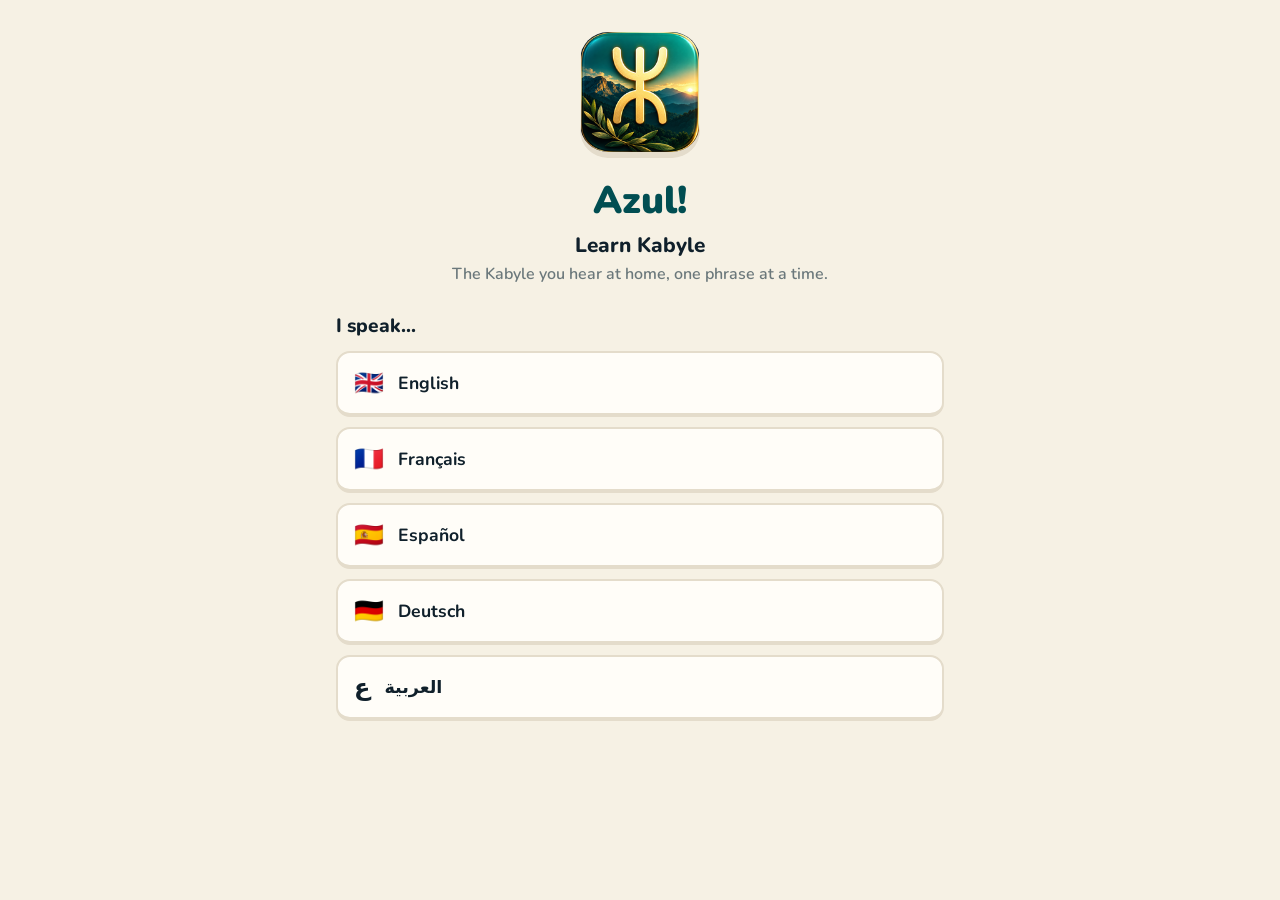
<file: index.html>
<!doctype html>
<html lang="en">
<head>
  <meta charset="utf-8">
  <meta name="viewport" content="width=device-width, initial-scale=1, viewport-fit=cover">
  <meta name="theme-color" content="#014e52">
  <meta name="description" content="Learn the everyday Kabyle spoken at home, one phrase at a time.">
  <title>Awal — Learn Kabyle</title>
  <link rel="manifest" href="manifest.webmanifest">
  <link rel="icon" href="icons/logo-32.png" type="image/png">
  <link rel="apple-touch-icon" href="icons/app-180.png">
  <link rel="preload" href="fonts/nunito-latin.woff2" as="font" type="font/woff2" crossorigin>
  <meta name="apple-mobile-web-app-capable" content="yes">
  <meta name="apple-mobile-web-app-title" content="Awal">
  <link rel="stylesheet" href="styles.css">
</head>
<body>
  <div id="app"></div>

  <script src="data/lessons.js"></script>
  <script src="i18n.js"></script>
  <script src="sound.js"></script>
  <script src="art.js"></script>
  <script src="pictures.js"></script>
  <script src="app.js"></script>
</body>
</html>
</file>
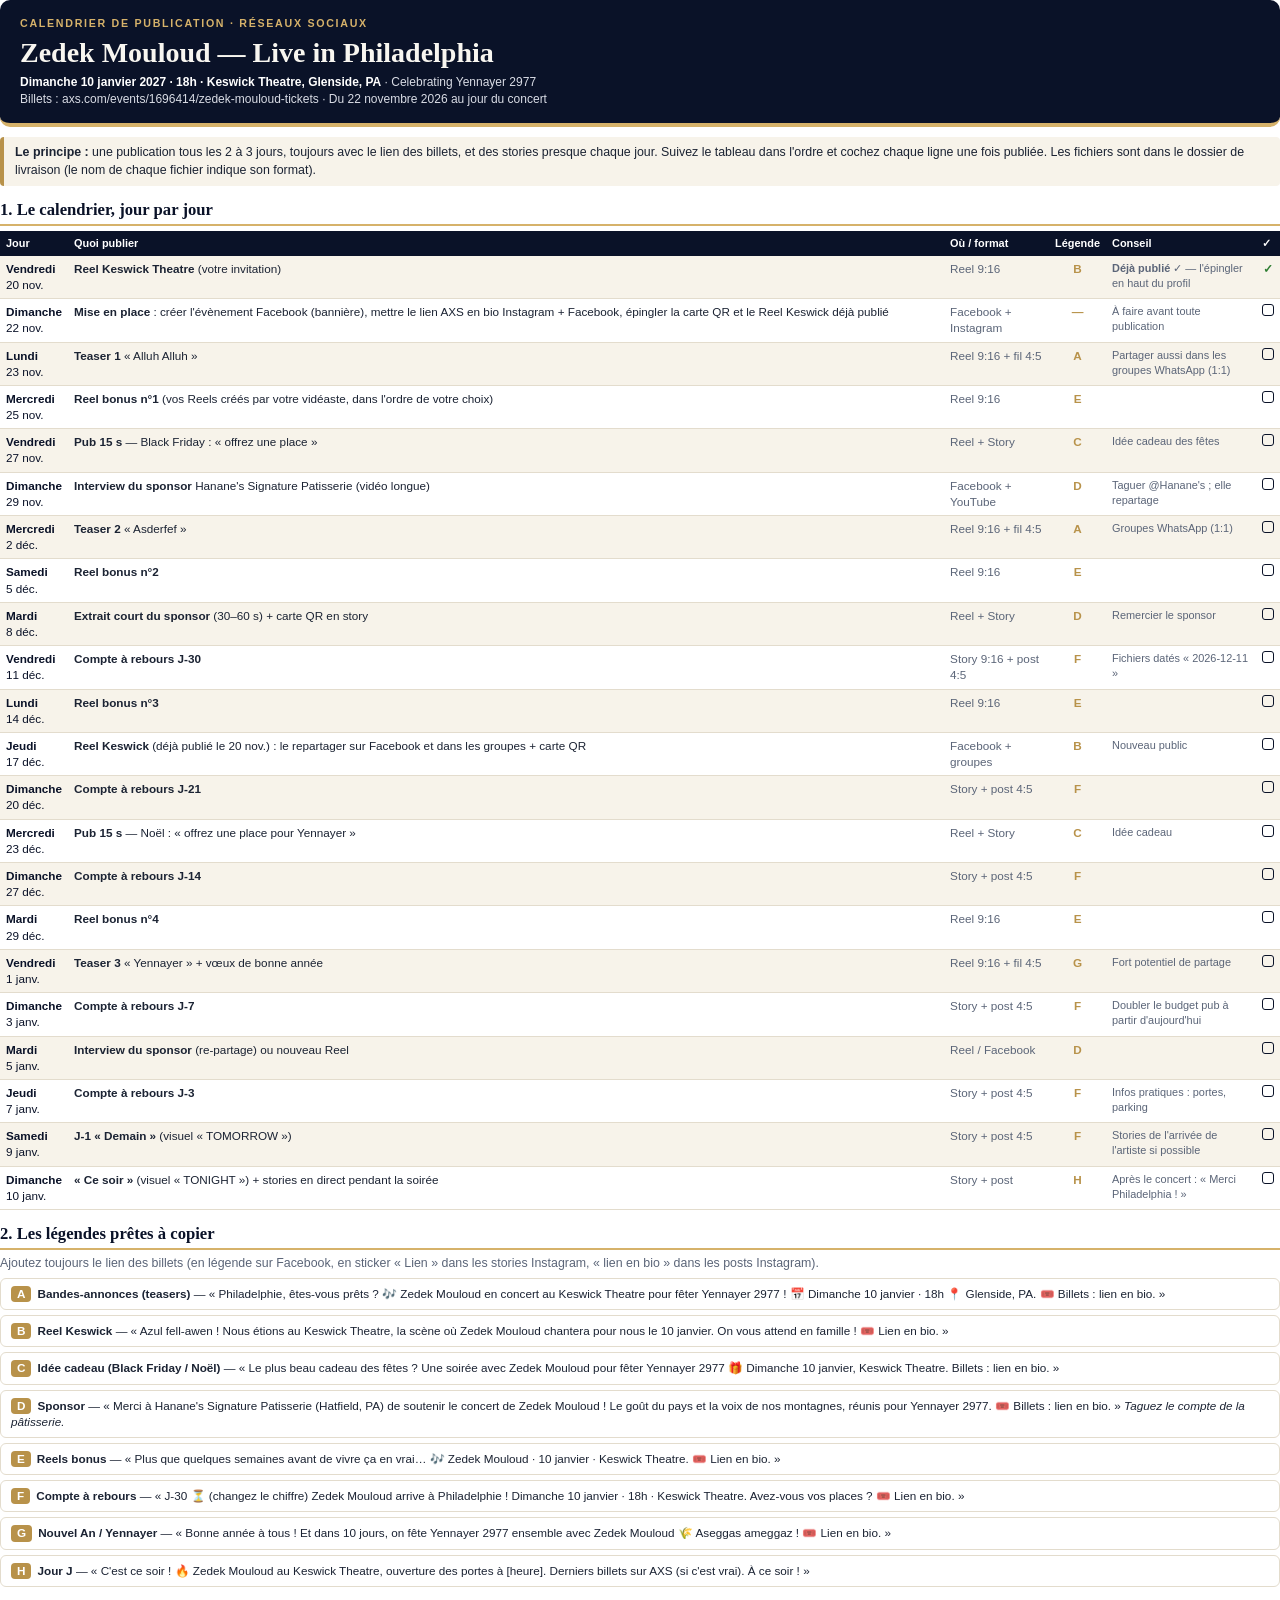
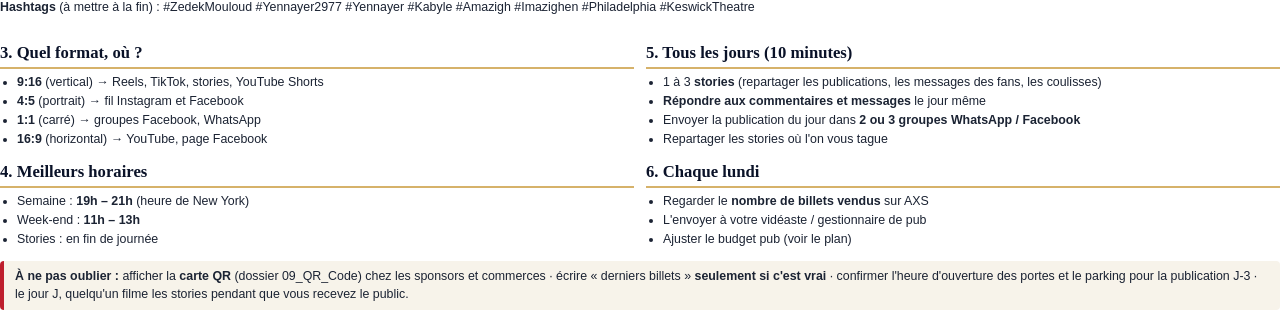
<file: promo/zedek-mouloud-philly-2027/docs/calendrier_publication.html>
<!doctype html><html lang="fr"><head><meta charset="utf-8"><title>Calendrier de publication — Zedek Mouloud Philadelphia 2027</title>
<style>
@page{size:Letter;margin:12mm}
:root{--navy:#0a1228;--gold:#b8924a;--goldl:#d6b26a;--ink:#1b2333;--muted:#5b6578;--line:#e3dccd;--soft:#f7f3ea;--red:#be1e2d}
*{box-sizing:border-box}body{font-family:"Inter",sans-serif;color:var(--ink);font-size:9.3pt;line-height:1.38;margin:0}
.head{background:var(--navy);color:#f8f6f0;padding:16px 20px;border-radius:10px;border-bottom:4px solid var(--goldl);margin-bottom:10px}
.head .k{color:var(--goldl);letter-spacing:.16em;font-size:8pt;font-weight:600}
.head h1{font-family:"Inter Display","Inter";font-weight:900;font-size:21pt;margin:3px 0 2px}
.head .m{font-size:9pt;color:#d9dce5}.head .m b{color:#fff}
h2{font-family:"Inter Display","Inter";font-size:12.5pt;color:var(--navy);margin:12px 0 5px;padding-bottom:3px;border-bottom:2px solid var(--goldl);break-after:avoid}
table{width:100%;border-collapse:collapse;font-size:8.8pt}
th{background:var(--navy);color:#fff;text-align:left;padding:5px 6px;font-size:8.2pt;font-weight:600}
td{padding:5px 6px;border-bottom:1px solid var(--line);vertical-align:top}
tr{break-inside:avoid}tr:nth-child(even) td{background:var(--soft)}
td.d{width:62px;color:var(--navy)}td.f{width:105px;color:var(--muted)}td.c{width:34px;text-align:center;font-weight:800;color:var(--gold)}
td.n{width:150px;color:var(--muted);font-size:8.2pt}td.x{width:22px;text-align:center}
.cb{display:inline-block;width:12px;height:12px;border:1.6px solid var(--navy);border-radius:3px}
.box{background:var(--soft);border-left:4px solid var(--gold);padding:7px 11px;border-radius:4px;margin:7px 0;break-inside:avoid}
.box.red{border-left-color:var(--red)}
.cols{display:flex;gap:12px;break-inside:avoid}.cols>div{flex:1}
.cap{background:#fff;border:1px solid var(--line);border-radius:6px;padding:7px 10px;margin:5px 0;break-inside:avoid;font-size:8.8pt}
.cap b.t{display:inline-block;background:var(--gold);color:#fff;border-radius:4px;padding:0 6px;margin-right:6px}
ul{margin:3px 0 6px;padding-left:17px}li{margin:2px 0}
.pb{break-before:page}
</style></head><body>
<div class="head"><div class="k">CALENDRIER DE PUBLICATION · RÉSEAUX SOCIAUX</div>
<h1>Zedek Mouloud — Live in Philadelphia</h1>
<div class="m"><b>Dimanche 10 janvier 2027 · 18h · Keswick Theatre, Glenside, PA</b> · Celebrating Yennayer 2977<br>
Billets : axs.com/events/1696414/zedek-mouloud-tickets · Du 22 novembre 2026 au jour du concert</div></div>

<div class="box"><b>Le principe :</b> une publication tous les 2 à 3 jours, toujours avec le lien des billets, et des stories presque chaque jour. Suivez le tableau dans l'ordre et cochez chaque ligne une fois publiée. Les fichiers sont dans le dossier de livraison (le nom de chaque fichier indique son format).</div>

<h2>1. Le calendrier, jour par jour</h2>
<table><tr><th>Jour</th><th>Quoi publier</th><th>Où / format</th><th>Légende</th><th>Conseil</th><th>✓</th></tr>
<tr><td class='d'><b>Vendredi</b><br>20 nov.</td><td><b>Reel Keswick Theatre</b> (votre invitation)</td><td class='f'>Reel 9:16</td><td class='c'>B</td><td class='n'><b>Déjà publié</b> ✓ — l'épingler en haut du profil</td><td class='x'><span style='color:#2e7d32;font-weight:800'>✓</span></td></tr>
<tr><td class='d'><b>Dimanche</b><br>22 nov.</td><td><b>Mise en place</b> : créer l'évènement Facebook (bannière), mettre le lien AXS en bio Instagram + Facebook, épingler la carte QR et le Reel Keswick déjà publié</td><td class='f'>Facebook + Instagram</td><td class='c'>—</td><td class='n'>À faire avant toute publication</td><td class='x'><span class='cb'></span></td></tr>
<tr><td class='d'><b>Lundi</b><br>23 nov.</td><td><b>Teaser 1</b> « Alluh Alluh »</td><td class='f'>Reel 9:16 + fil 4:5</td><td class='c'>A</td><td class='n'>Partager aussi dans les groupes WhatsApp (1:1)</td><td class='x'><span class='cb'></span></td></tr>
<tr><td class='d'><b>Mercredi</b><br>25 nov.</td><td><b>Reel bonus n°1</b> (vos Reels créés par votre vidéaste, dans l'ordre de votre choix) </td><td class='f'>Reel 9:16</td><td class='c'>E</td><td class='n'></td><td class='x'><span class='cb'></span></td></tr>
<tr><td class='d'><b>Vendredi</b><br>27 nov.</td><td><b>Pub 15 s</b> — Black Friday : « offrez une place »</td><td class='f'>Reel + Story</td><td class='c'>C</td><td class='n'>Idée cadeau des fêtes</td><td class='x'><span class='cb'></span></td></tr>
<tr><td class='d'><b>Dimanche</b><br>29 nov.</td><td><b>Interview du sponsor</b> Hanane's Signature Patisserie (vidéo longue)</td><td class='f'>Facebook + YouTube</td><td class='c'>D</td><td class='n'>Taguer @Hanane's ; elle repartage</td><td class='x'><span class='cb'></span></td></tr>
<tr><td class='d'><b>Mercredi</b><br>2 déc.</td><td><b>Teaser 2</b> « Asderfef »</td><td class='f'>Reel 9:16 + fil 4:5</td><td class='c'>A</td><td class='n'>Groupes WhatsApp (1:1)</td><td class='x'><span class='cb'></span></td></tr>
<tr><td class='d'><b>Samedi</b><br>5 déc.</td><td><b>Reel bonus n°2</b> </td><td class='f'>Reel 9:16</td><td class='c'>E</td><td class='n'></td><td class='x'><span class='cb'></span></td></tr>
<tr><td class='d'><b>Mardi</b><br>8 déc.</td><td><b>Extrait court du sponsor</b> (30–60 s) + carte QR en story</td><td class='f'>Reel + Story</td><td class='c'>D</td><td class='n'>Remercier le sponsor</td><td class='x'><span class='cb'></span></td></tr>
<tr><td class='d'><b>Vendredi</b><br>11 déc.</td><td><b>Compte à rebours J-30</b></td><td class='f'>Story 9:16 + post 4:5</td><td class='c'>F</td><td class='n'>Fichiers datés « 2026-12-11 »</td><td class='x'><span class='cb'></span></td></tr>
<tr><td class='d'><b>Lundi</b><br>14 déc.</td><td><b>Reel bonus n°3</b></td><td class='f'>Reel 9:16</td><td class='c'>E</td><td class='n'></td><td class='x'><span class='cb'></span></td></tr>
<tr><td class='d'><b>Jeudi</b><br>17 déc.</td><td><b>Reel Keswick</b> (déjà publié le 20 nov.) : le repartager sur Facebook et dans les groupes + carte QR</td><td class='f'>Facebook + groupes</td><td class='c'>B</td><td class='n'>Nouveau public</td><td class='x'><span class='cb'></span></td></tr>
<tr><td class='d'><b>Dimanche</b><br>20 déc.</td><td><b>Compte à rebours J-21</b></td><td class='f'>Story + post 4:5</td><td class='c'>F</td><td class='n'></td><td class='x'><span class='cb'></span></td></tr>
<tr><td class='d'><b>Mercredi</b><br>23 déc.</td><td><b>Pub 15 s</b> — Noël : « offrez une place pour Yennayer »</td><td class='f'>Reel + Story</td><td class='c'>C</td><td class='n'>Idée cadeau</td><td class='x'><span class='cb'></span></td></tr>
<tr><td class='d'><b>Dimanche</b><br>27 déc.</td><td><b>Compte à rebours J-14</b></td><td class='f'>Story + post 4:5</td><td class='c'>F</td><td class='n'></td><td class='x'><span class='cb'></span></td></tr>
<tr><td class='d'><b>Mardi</b><br>29 déc.</td><td><b>Reel bonus n°4</b></td><td class='f'>Reel 9:16</td><td class='c'>E</td><td class='n'></td><td class='x'><span class='cb'></span></td></tr>
<tr><td class='d'><b>Vendredi</b><br>1 janv.</td><td><b>Teaser 3</b> « Yennayer » + vœux de bonne année</td><td class='f'>Reel 9:16 + fil 4:5</td><td class='c'>G</td><td class='n'>Fort potentiel de partage</td><td class='x'><span class='cb'></span></td></tr>
<tr><td class='d'><b>Dimanche</b><br>3 janv.</td><td><b>Compte à rebours J-7</b></td><td class='f'>Story + post 4:5</td><td class='c'>F</td><td class='n'>Doubler le budget pub à partir d'aujourd'hui</td><td class='x'><span class='cb'></span></td></tr>
<tr><td class='d'><b>Mardi</b><br>5 janv.</td><td><b>Interview du sponsor</b> (re-partage) ou nouveau Reel</td><td class='f'>Reel / Facebook</td><td class='c'>D</td><td class='n'></td><td class='x'><span class='cb'></span></td></tr>
<tr><td class='d'><b>Jeudi</b><br>7 janv.</td><td><b>Compte à rebours J-3</b></td><td class='f'>Story + post 4:5</td><td class='c'>F</td><td class='n'>Infos pratiques : portes, parking</td><td class='x'><span class='cb'></span></td></tr>
<tr><td class='d'><b>Samedi</b><br>9 janv.</td><td><b>J-1 « Demain »</b> (visuel « TOMORROW »)</td><td class='f'>Story + post 4:5</td><td class='c'>F</td><td class='n'>Stories de l'arrivée de l'artiste si possible</td><td class='x'><span class='cb'></span></td></tr>
<tr><td class='d'><b>Dimanche</b><br>10 janv.</td><td><b>« Ce soir »</b> (visuel « TONIGHT ») + stories en direct pendant la soirée</td><td class='f'>Story + post</td><td class='c'>H</td><td class='n'>Après le concert : « Merci Philadelphia ! »</td><td class='x'><span class='cb'></span></td></tr>
</table>

<h2>2. Les légendes prêtes à copier</h2>
<p style="margin:2px 0 6px;color:var(--muted)">Ajoutez toujours le lien des billets (en légende sur Facebook, en sticker « Lien » dans les stories Instagram, « lien en bio » dans les posts Instagram).</p>
<div class="cap"><b class="t">A</b><b>Bandes-annonces (teasers)</b> — « Philadelphie, êtes-vous prêts ? 🎶 Zedek Mouloud en concert au Keswick Theatre pour fêter Yennayer 2977 ! 📅 Dimanche 10 janvier · 18h 📍 Glenside, PA. 🎟️ Billets : lien en bio. »</div>
<div class="cap"><b class="t">B</b><b>Reel Keswick</b> — « Azul fell-awen ! Nous étions au Keswick Theatre, la scène où Zedek Mouloud chantera pour nous le 10 janvier. On vous attend en famille ! 🎟️ Lien en bio. »</div>
<div class="cap"><b class="t">C</b><b>Idée cadeau (Black Friday / Noël)</b> — « Le plus beau cadeau des fêtes ? Une soirée avec Zedek Mouloud pour fêter Yennayer 2977 🎁 Dimanche 10 janvier, Keswick Theatre. Billets : lien en bio. »</div>
<div class="cap"><b class="t">D</b><b>Sponsor</b> — « Merci à Hanane's Signature Patisserie (Hatfield, PA) de soutenir le concert de Zedek Mouloud ! Le goût du pays et la voix de nos montagnes, réunis pour Yennayer 2977. 🎟️ Billets : lien en bio. » <i>Taguez le compte de la pâtisserie.</i></div>
<div class="cap"><b class="t">E</b><b>Reels bonus</b> — « Plus que quelques semaines avant de vivre ça en vrai… 🎶 Zedek Mouloud · 10 janvier · Keswick Theatre. 🎟️ Lien en bio. »</div>
<div class="cap"><b class="t">F</b><b>Compte à rebours</b> — « J-30 ⏳ (changez le chiffre) Zedek Mouloud arrive à Philadelphie ! Dimanche 10 janvier · 18h · Keswick Theatre. Avez-vous vos places ? 🎟️ Lien en bio. »</div>
<div class="cap"><b class="t">G</b><b>Nouvel An / Yennayer</b> — « Bonne année à tous ! Et dans 10 jours, on fête Yennayer 2977 ensemble avec Zedek Mouloud 🌾 Aseggas ameggaz ! 🎟️ Lien en bio. »</div>
<div class="cap"><b class="t">H</b><b>Jour J</b> — « C'est ce soir ! 🔥 Zedek Mouloud au Keswick Theatre, ouverture des portes à [heure]. Derniers billets sur AXS (si c'est vrai). À ce soir ! »</div>
<p><b>Hashtags</b> (à mettre à la fin) : #ZedekMouloud #Yennayer2977 #Yennayer #Kabyle #Amazigh #Imazighen #Philadelphia #KeswickTheatre</p>

<div class="cols"><div>
<h2>3. Quel format, où ?</h2>
<ul><li><b>9:16</b> (vertical) → Reels, TikTok, stories, YouTube Shorts</li>
<li><b>4:5</b> (portrait) → fil Instagram et Facebook</li>
<li><b>1:1</b> (carré) → groupes Facebook, WhatsApp</li>
<li><b>16:9</b> (horizontal) → YouTube, page Facebook</li></ul>
<h2>4. Meilleurs horaires</h2>
<ul><li>Semaine : <b>19h – 21h</b> (heure de New York)</li>
<li>Week-end : <b>11h – 13h</b></li>
<li>Stories : en fin de journée</li></ul>
</div><div>
<h2>5. Tous les jours (10 minutes)</h2>
<ul><li>1 à 3 <b>stories</b> (repartager les publications, les messages des fans, les coulisses)</li>
<li><b>Répondre aux commentaires et messages</b> le jour même</li>
<li>Envoyer la publication du jour dans <b>2 ou 3 groupes WhatsApp / Facebook</b></li>
<li>Repartager les stories où l'on vous tague</li></ul>
<h2>6. Chaque lundi</h2>
<ul><li>Regarder le <b>nombre de billets vendus</b> sur AXS</li>
<li>L'envoyer à votre vidéaste / gestionnaire de pub</li>
<li>Ajuster le budget pub (voir le plan)</li></ul>
</div></div>

<div class="box red"><b>À ne pas oublier :</b> afficher la <b>carte QR</b> (dossier 09_QR_Code) chez les sponsors et commerces · écrire « derniers billets » <b>seulement si c'est vrai</b> · confirmer l'heure d'ouverture des portes et le parking pour la publication J-3 · le jour J, quelqu'un filme les stories pendant que vous recevez le public.</div>
</body></html>
</file>
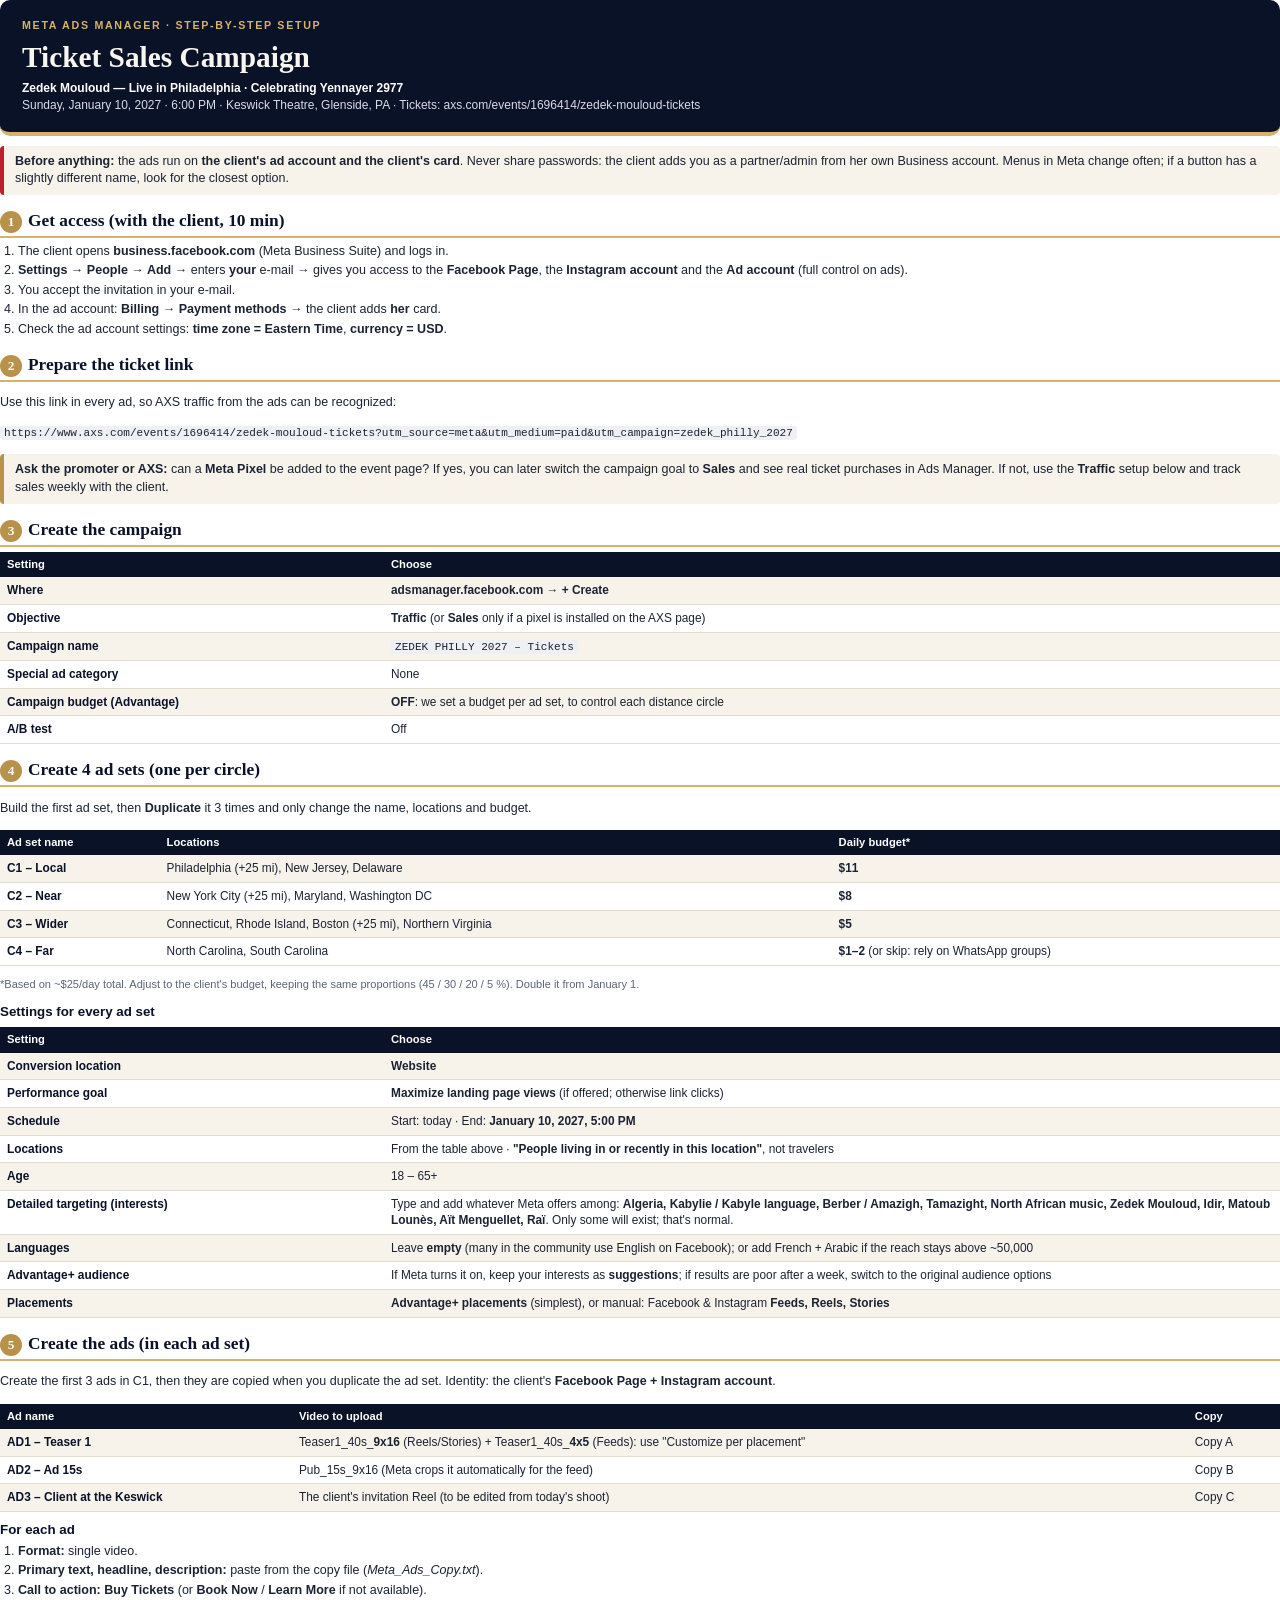
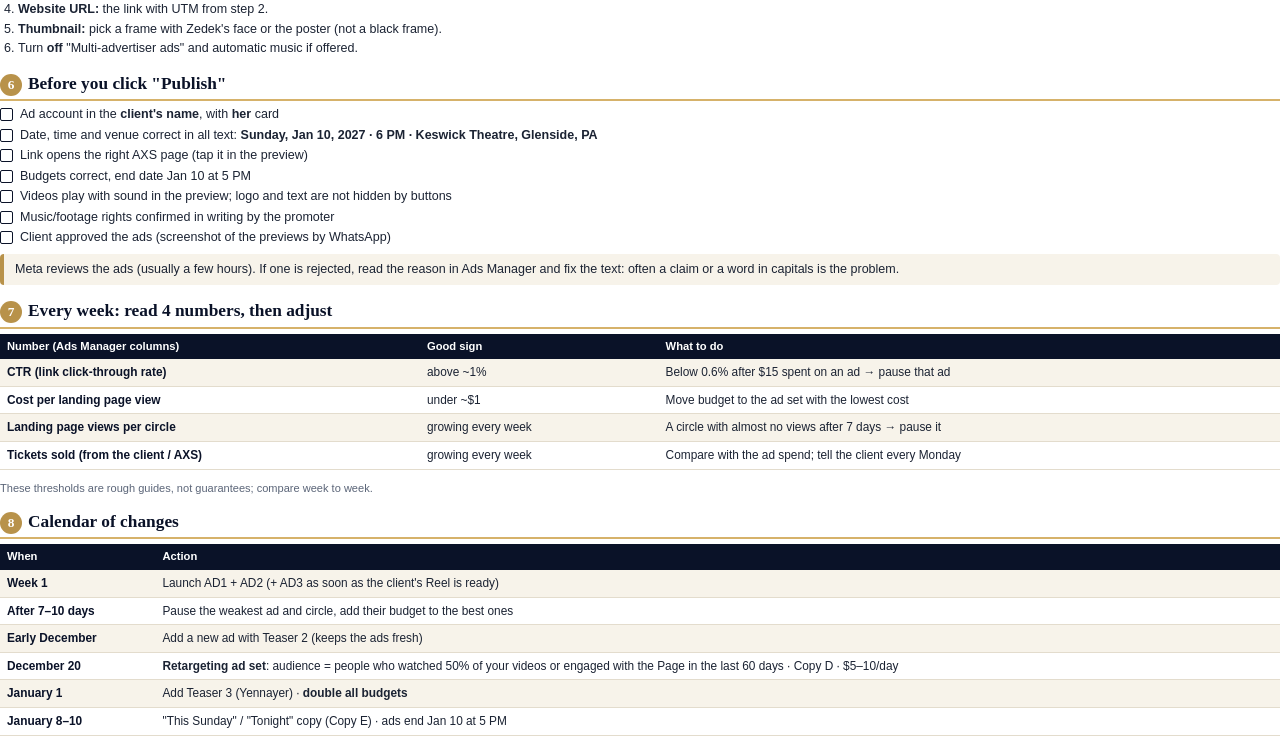
<file: promo/zedek-mouloud-philly-2027/docs/meta_ads_guide.html>
<!doctype html><html lang="en"><head><meta charset="utf-8"><title>Meta Ads Guide — Zedek Mouloud Philadelphia 2027</title>
<style>
@page{size:Letter;margin:13mm}
:root{--navy:#0a1228;--gold:#b8924a;--goldl:#d6b26a;--ink:#1b2333;--muted:#5b6578;--line:#e3dccd;--soft:#f7f3ea;--red:#be1e2d}
*{box-sizing:border-box}body{font-family:"Inter",sans-serif;color:var(--ink);font-size:9.4pt;line-height:1.4;margin:0}
.cover{background:var(--navy);color:#f8f6f0;padding:18px 22px;border-radius:10px;border-bottom:4px solid var(--goldl);margin-bottom:10px}
.cover .k{color:var(--goldl);letter-spacing:.16em;font-size:8pt;font-weight:600}
.cover h1{font-family:"Inter Display","Inter";font-weight:900;font-size:22pt;margin:4px 0 2px}
.cover .m{font-size:9pt;color:#d9dce5}.cover .m b{color:#fff}
h2{font-family:"Inter Display","Inter";font-size:13pt;color:var(--navy);margin:14px 0 5px;padding-bottom:3px;border-bottom:2px solid var(--goldl);break-after:avoid}
h2 .n{display:inline-block;background:var(--gold);color:#fff;border-radius:50%;width:22px;height:22px;text-align:center;line-height:22px;font-size:10pt;margin-right:6px}
h3{font-size:10pt;color:var(--navy);margin:9px 0 3px;break-after:avoid}
table{width:100%;border-collapse:collapse;font-size:8.9pt;margin:5px 0 7px}
th{background:var(--navy);color:#fff;text-align:left;padding:5px 7px;font-size:8.4pt;font-weight:600}
td{padding:5px 7px;border-bottom:1px solid var(--line);vertical-align:top}tr{break-inside:avoid}
tr:nth-child(even) td{background:var(--soft)}td:first-child{font-weight:600;color:var(--navy)}
ol,ul{margin:3px 0 6px;padding-left:18px}li{margin:2px 0}
.box{background:var(--soft);border-left:4px solid var(--gold);padding:7px 11px;border-radius:4px;margin:7px 0;break-inside:avoid}
.box.red{border-left-color:var(--red)}
code{background:#eef0f4;padding:1px 4px;border-radius:3px;font-size:8.3pt;word-break:break-all}
.chk{list-style:none;padding:0}.chk li{padding-left:20px;position:relative;margin:3px 0}
.chk li:before{content:"";position:absolute;left:0;top:2px;width:11px;height:11px;border:1.5px solid var(--navy);border-radius:2px}
.pb{break-before:page}
</style></head><body>
<div class="cover"><div class="k">META ADS MANAGER · STEP-BY-STEP SETUP</div>
<h1>Ticket Sales Campaign</h1>
<div class="m"><b>Zedek Mouloud — Live in Philadelphia · Celebrating Yennayer 2977</b><br>
Sunday, January 10, 2027 · 6:00 PM · Keswick Theatre, Glenside, PA · Tickets: axs.com/events/1696414/zedek-mouloud-tickets</div></div>

<div class="box red"><b>Before anything:</b> the ads run on <b>the client's ad account and the client's card</b>. Never share passwords: the client adds you as a partner/admin from her own Business account. Menus in Meta change often; if a button has a slightly different name, look for the closest option.</div>

<h2><span class="n">1</span>Get access (with the client, 10 min)</h2>
<ol><li>The client opens <b>business.facebook.com</b> (Meta Business Suite) and logs in.</li>
<li><b>Settings → People → Add</b> → enters <b>your</b> e-mail → gives you access to the <b>Facebook Page</b>, the <b>Instagram account</b> and the <b>Ad account</b> (full control on ads).</li>
<li>You accept the invitation in your e-mail.</li>
<li>In the ad account: <b>Billing → Payment methods</b> → the client adds <b>her</b> card.</li>
<li>Check the ad account settings: <b>time zone = Eastern Time</b>, <b>currency = USD</b>.</li></ol>

<h2><span class="n">2</span>Prepare the ticket link</h2>
<p>Use this link in every ad, so AXS traffic from the ads can be recognized:</p>
<p><code>https://www.axs.com/events/1696414/zedek-mouloud-tickets?utm_source=meta&amp;utm_medium=paid&amp;utm_campaign=zedek_philly_2027</code></p>
<div class="box"><b>Ask the promoter or AXS:</b> can a <b>Meta Pixel</b> be added to the event page? If yes, you can later switch the campaign goal to <b>Sales</b> and see real ticket purchases in Ads Manager. If not, use the <b>Traffic</b> setup below and track sales weekly with the client.</div>

<h2><span class="n">3</span>Create the campaign</h2>
<table><tr><th style="width:30%">Setting</th><th>Choose</th></tr>
<tr><td>Where</td><td><b>adsmanager.facebook.com → + Create</b></td></tr>
<tr><td>Objective</td><td><b>Traffic</b> (or <b>Sales</b> only if a pixel is installed on the AXS page)</td></tr>
<tr><td>Campaign name</td><td><code>ZEDEK PHILLY 2027 – Tickets</code></td></tr>
<tr><td>Special ad category</td><td>None</td></tr>
<tr><td>Campaign budget (Advantage)</td><td><b>OFF</b>: we set a budget per ad set, to control each distance circle</td></tr>
<tr><td>A/B test</td><td>Off</td></tr></table>

<h2 class="pb"><span class="n">4</span>Create 4 ad sets (one per circle)</h2>
<p>Build the first ad set, then <b>Duplicate</b> it 3 times and only change the name, locations and budget.</p>
<table><tr><th>Ad set name</th><th>Locations</th><th>Daily budget*</th></tr>
<tr><td>C1 – Local</td><td>Philadelphia (+25 mi), New Jersey, Delaware</td><td><b>$11</b></td></tr>
<tr><td>C2 – Near</td><td>New York City (+25 mi), Maryland, Washington DC</td><td><b>$8</b></td></tr>
<tr><td>C3 – Wider</td><td>Connecticut, Rhode Island, Boston (+25 mi), Northern Virginia</td><td><b>$5</b></td></tr>
<tr><td>C4 – Far</td><td>North Carolina, South Carolina</td><td><b>$1–2</b> (or skip: rely on WhatsApp groups)</td></tr></table>
<p style="font-size:8.3pt;color:var(--muted)">*Based on ~$25/day total. Adjust to the client's budget, keeping the same proportions (45 / 30 / 20 / 5 %). Double it from January 1.</p>

<h3>Settings for every ad set</h3>
<table><tr><th style="width:30%">Setting</th><th>Choose</th></tr>
<tr><td>Conversion location</td><td><b>Website</b></td></tr>
<tr><td>Performance goal</td><td><b>Maximize landing page views</b> (if offered; otherwise link clicks)</td></tr>
<tr><td>Schedule</td><td>Start: today · End: <b>January 10, 2027, 5:00 PM</b></td></tr>
<tr><td>Locations</td><td>From the table above · <b>"People living in or recently in this location"</b>, not travelers</td></tr>
<tr><td>Age</td><td>18 – 65+</td></tr>
<tr><td>Detailed targeting (interests)</td><td>Type and add whatever Meta offers among: <b>Algeria, Kabylie / Kabyle language, Berber / Amazigh, Tamazight, North African music, Zedek Mouloud, Idir, Matoub Lounès, Aït Menguellet, Raï</b>. Only some will exist; that's normal.</td></tr>
<tr><td>Languages</td><td>Leave <b>empty</b> (many in the community use English on Facebook); or add French + Arabic if the reach stays above ~50,000</td></tr>
<tr><td>Advantage+ audience</td><td>If Meta turns it on, keep your interests as <b>suggestions</b>; if results are poor after a week, switch to the original audience options</td></tr>
<tr><td>Placements</td><td><b>Advantage+ placements</b> (simplest), or manual: Facebook & Instagram <b>Feeds, Reels, Stories</b></td></tr></table>

<h2 class="pb"><span class="n">5</span>Create the ads (in each ad set)</h2>
<p>Create the first 3 ads in C1, then they are copied when you duplicate the ad set. Identity: the client's <b>Facebook Page + Instagram account</b>.</p>
<table><tr><th>Ad name</th><th>Video to upload</th><th>Copy</th></tr>
<tr><td>AD1 – Teaser 1</td><td>Teaser1_40s_<b>9x16</b> (Reels/Stories) + Teaser1_40s_<b>4x5</b> (Feeds): use "Customize per placement"</td><td>Copy A</td></tr>
<tr><td>AD2 – Ad 15s</td><td>Pub_15s_9x16 (Meta crops it automatically for the feed)</td><td>Copy B</td></tr>
<tr><td>AD3 – Client at the Keswick</td><td>The client's invitation Reel (to be edited from today's shoot)</td><td>Copy C</td></tr></table>
<h3>For each ad</h3>
<ol><li><b>Format:</b> single video.</li>
<li><b>Primary text, headline, description:</b> paste from the copy file (<i>Meta_Ads_Copy.txt</i>).</li>
<li><b>Call to action:</b> <b>Buy Tickets</b> (or <b>Book Now</b> / <b>Learn More</b> if not available).</li>
<li><b>Website URL:</b> the link with UTM from step 2.</li>
<li><b>Thumbnail:</b> pick a frame with Zedek's face or the poster (not a black frame).</li>
<li>Turn <b>off</b> "Multi-advertiser ads" and automatic music if offered.</li></ol>

<h2><span class="n">6</span>Before you click "Publish"</h2>
<ul class="chk">
<li>Ad account in the <b>client's name</b>, with <b>her</b> card</li>
<li>Date, time and venue correct in all text: <b>Sunday, Jan 10, 2027 · 6 PM · Keswick Theatre, Glenside, PA</b></li>
<li>Link opens the right AXS page (tap it in the preview)</li>
<li>Budgets correct, end date Jan 10 at 5 PM</li>
<li>Videos play with sound in the preview; logo and text are not hidden by buttons</li>
<li>Music/footage rights confirmed in writing by the promoter</li>
<li>Client approved the ads (screenshot of the previews by WhatsApp)</li></ul>
<div class="box">Meta reviews the ads (usually a few hours). If one is rejected, read the reason in Ads Manager and fix the text: often a claim or a word in capitals is the problem.</div>

<h2><span class="n">7</span>Every week: read 4 numbers, then adjust</h2>
<table><tr><th>Number (Ads Manager columns)</th><th>Good sign</th><th>What to do</th></tr>
<tr><td>CTR (link click-through rate)</td><td>above ~1%</td><td>Below 0.6% after $15 spent on an ad → pause that ad</td></tr>
<tr><td>Cost per landing page view</td><td>under ~$1</td><td>Move budget to the ad set with the lowest cost</td></tr>
<tr><td>Landing page views per circle</td><td>growing every week</td><td>A circle with almost no views after 7 days → pause it</td></tr>
<tr><td>Tickets sold (from the client / AXS)</td><td>growing every week</td><td>Compare with the ad spend; tell the client every Monday</td></tr></table>
<p style="font-size:8.3pt;color:var(--muted)">These thresholds are rough guides, not guarantees; compare week to week.</p>

<h2 class="pb"><span class="n">8</span>Calendar of changes</h2>
<table><tr><th>When</th><th>Action</th></tr>
<tr><td>Week 1</td><td>Launch AD1 + AD2 (+ AD3 as soon as the client's Reel is ready)</td></tr>
<tr><td>After 7–10 days</td><td>Pause the weakest ad and circle, add their budget to the best ones</td></tr>
<tr><td>Early December</td><td>Add a new ad with Teaser 2 (keeps the ads fresh)</td></tr>
<tr><td>December 20</td><td><b>Retargeting ad set</b>: audience = people who watched 50% of your videos or engaged with the Page in the last 60 days · Copy D · $5–10/day</td></tr>
<tr><td>January 1</td><td>Add Teaser 3 (Yennayer) · <b>double all budgets</b></td></tr>
<tr><td>January 8–10</td><td>"This Sunday" / "Tonight" copy (Copy E) · ads end Jan 10 at 5 PM</td></tr></table>
</body></html>
</file>
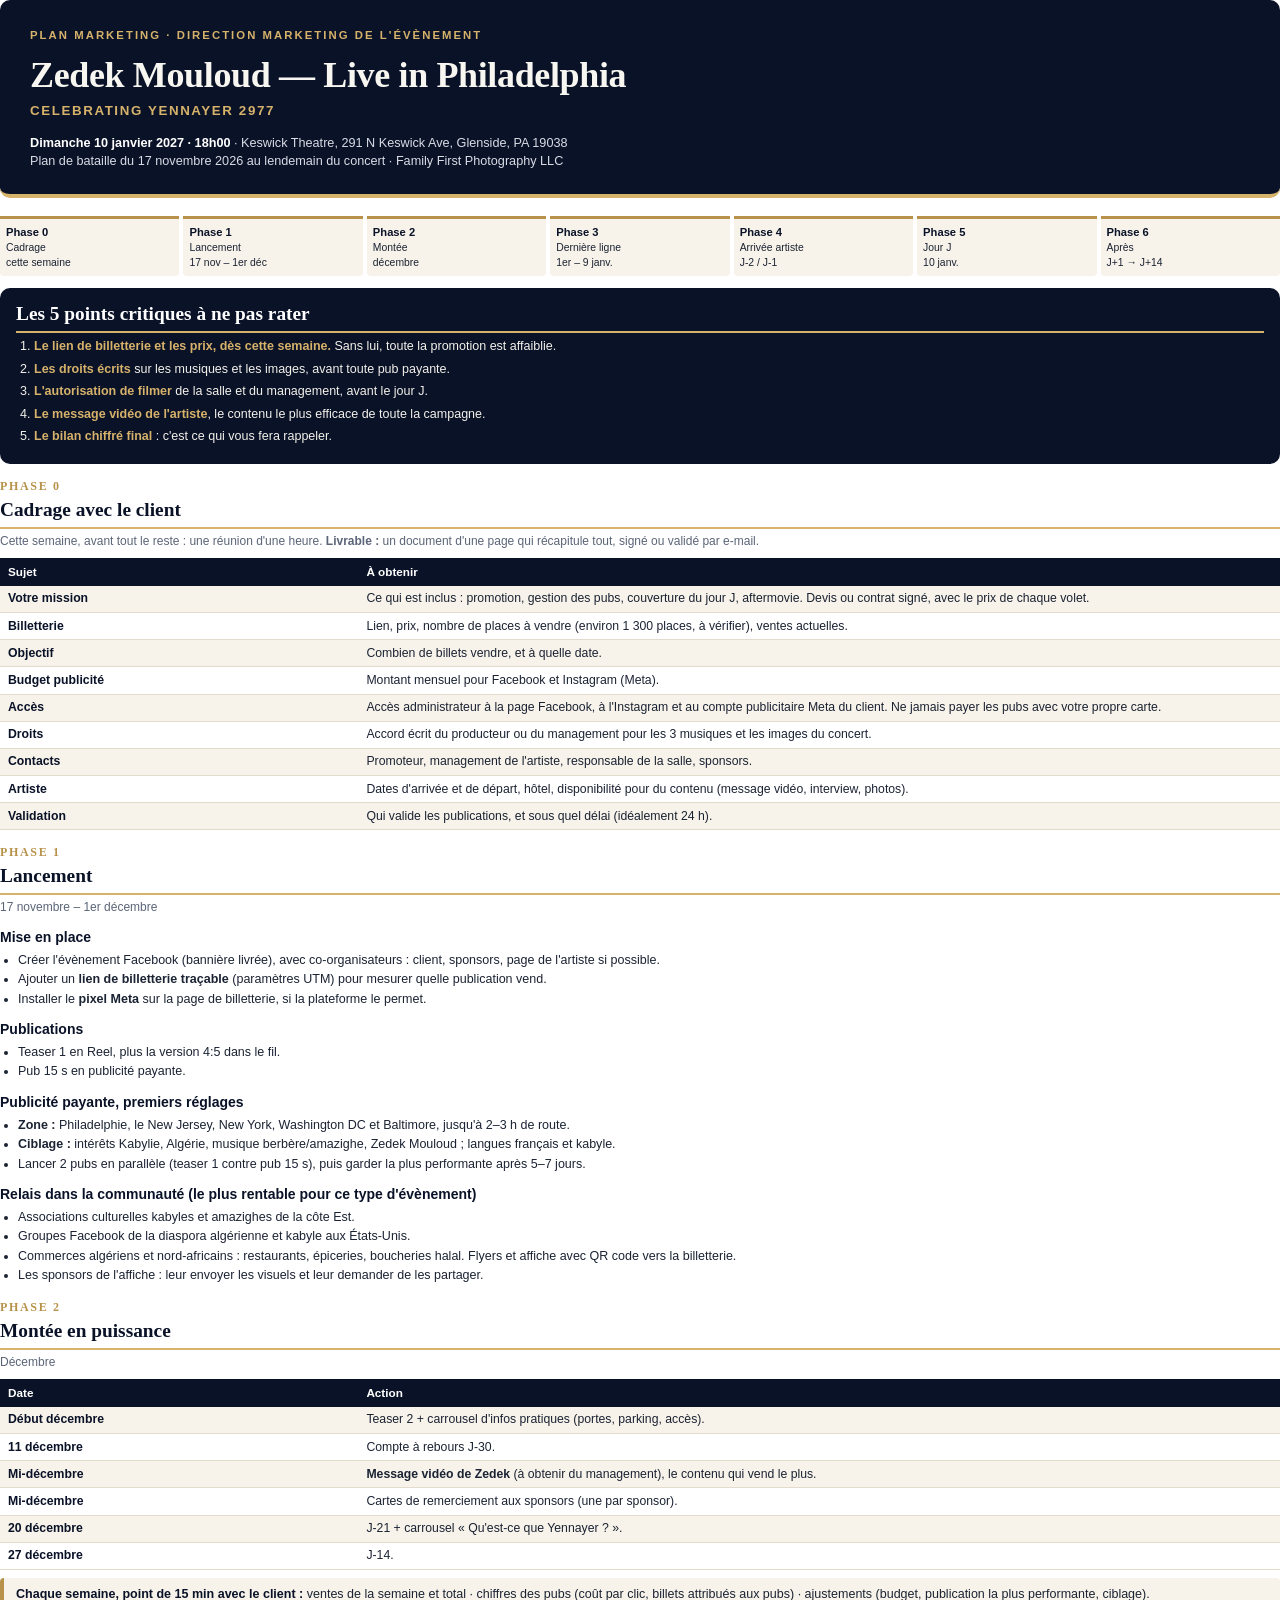
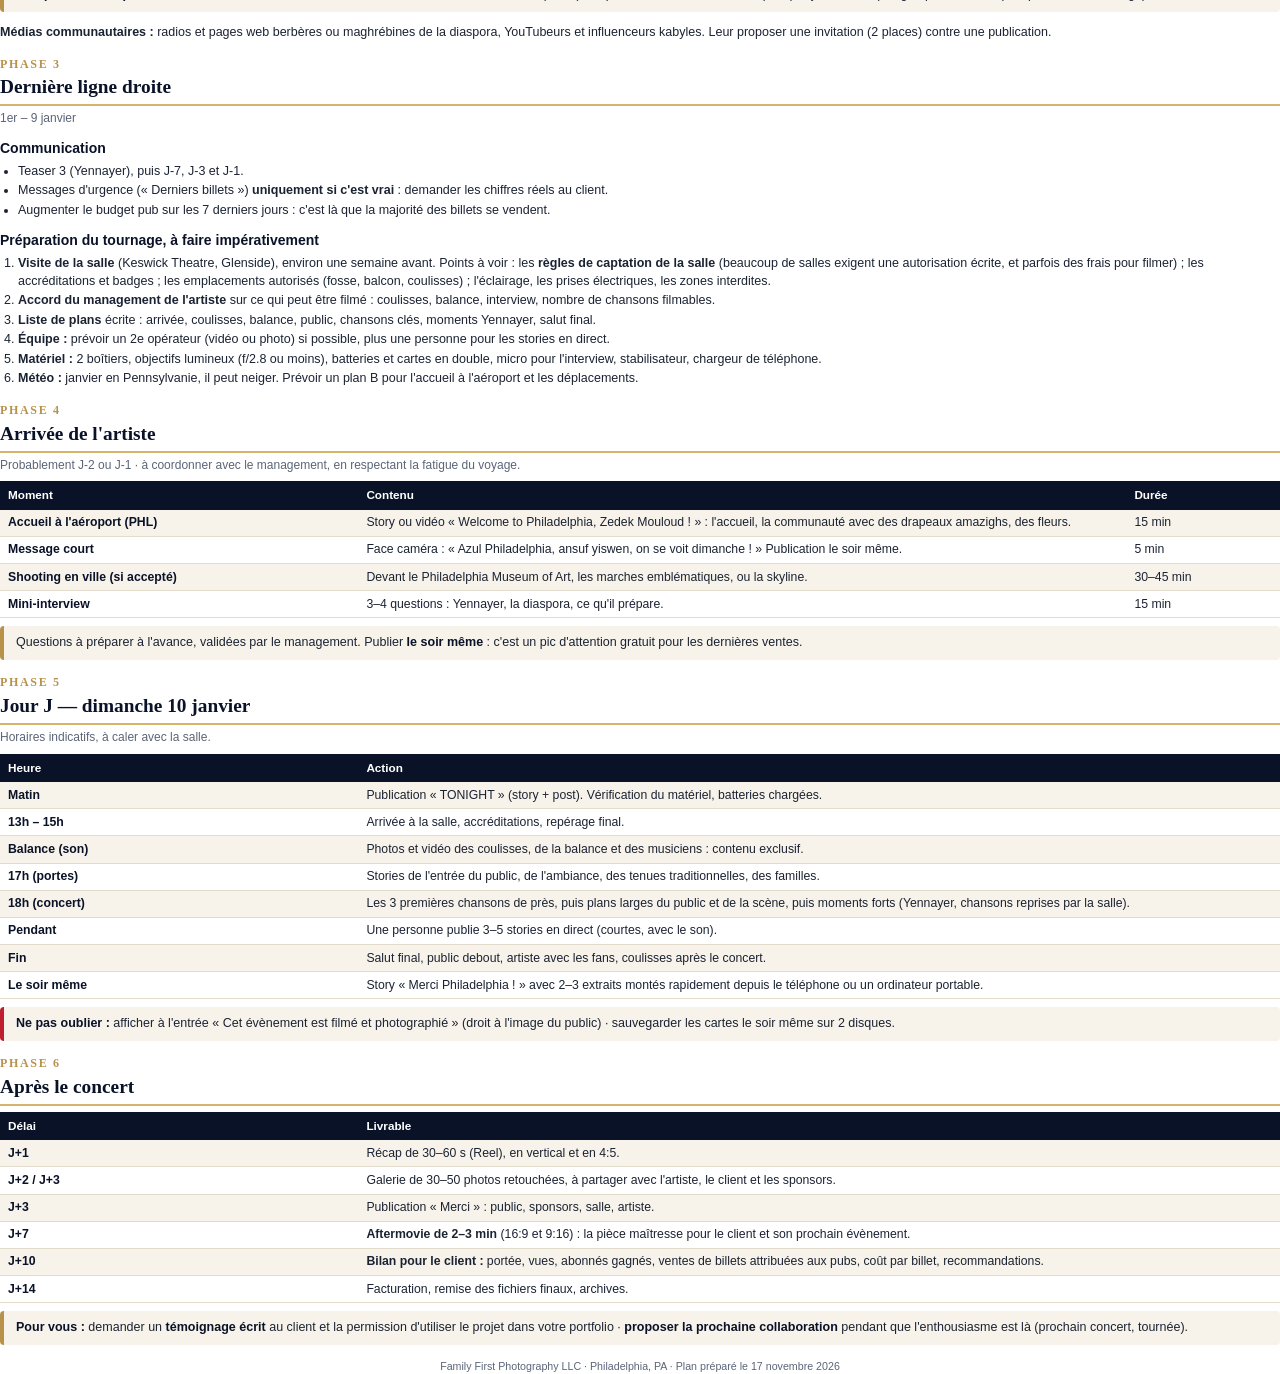
<file: promo/zedek-mouloud-philly-2027/docs/plan_de_bataille.html>
<!doctype html><html lang="fr"><head><meta charset="utf-8"><title>Plan de bataille — Zedek Mouloud Philadelphia 2027</title>
<style>
@page{size:Letter;margin:16mm 15mm 16mm 15mm}
:root{--navy:#0a1228;--gold:#b8924a;--goldl:#d6b26a;--ink:#1b2333;--muted:#5b6578;--line:#e3dccd;--soft:#f7f3ea;--red:#be1e2d}
*{box-sizing:border-box}
body{font-family:"Inter",sans-serif;color:var(--ink);font-size:9.4pt;line-height:1.4;margin:0}
.cover{background:var(--navy);color:#f8f6f0;padding:28px 30px 24px;border-radius:10px;margin-bottom:18px;border-bottom:4px solid var(--goldl)}
.cover .k{color:var(--goldl);letter-spacing:.18em;font-size:8.5pt;font-weight:600}
.cover h1{font-family:"Inter Display","Inter";font-weight:900;font-size:27pt;margin:6px 0 2px;letter-spacing:-.01em}
.cover .sub{color:var(--goldl);font-weight:600;letter-spacing:.12em;font-size:10pt}
.cover .meta{margin-top:14px;font-size:9.5pt;color:#d9dce5}
.cover .meta b{color:#fff}
h2{font-family:"Inter Display","Inter";font-weight:800;font-size:14.5pt;color:var(--navy);margin:14px 0 4px;padding-bottom:4px;border-bottom:2px solid var(--goldl);break-after:avoid}
h2 .ph{color:var(--gold);font-weight:700;font-size:9pt;letter-spacing:.14em;display:block;margin-bottom:1px}
h3{font-size:10.5pt;color:var(--navy);margin:12px 0 4px;break-after:avoid}
.when{color:var(--muted);font-size:9pt;margin:2px 0 8px}
table{width:100%;border-collapse:collapse;margin:6px 0 8px;font-size:9.2pt;break-inside:auto}
tr{break-inside:avoid}
th{background:var(--navy);color:#fff;text-align:left;font-weight:600;padding:6px 8px;font-size:8.8pt}
td{padding:4.5px 8px;border-bottom:1px solid var(--line);vertical-align:top}
tr:nth-child(even) td{background:var(--soft)}
td:first-child{font-weight:600;color:var(--navy);width:28%}
ul,ol{margin:4px 0 8px;padding-left:18px}
li{margin:2px 0}
.box{background:var(--soft);border-left:4px solid var(--gold);padding:8px 12px;border-radius:4px;margin:8px 0;break-inside:avoid}
.box.red{border-left-color:var(--red)}
.box b{color:var(--navy)}
.crit{background:var(--navy);color:#f3f1ea;border-radius:10px;padding:10px 16px;margin-top:12px;break-inside:avoid}
.crit h2{color:#fff;border-bottom-color:var(--goldl);margin-top:2px}
.crit ol li{margin:5px 0}.crit b{color:var(--goldl)}
.foot{margin-top:14px;color:var(--muted);font-size:8pt;text-align:center}
.tl{display:flex;gap:4px;margin:10px 0 4px}
.tl div{flex:1;background:var(--soft);border-top:3px solid var(--gold);padding:6px 6px;font-size:7.8pt;border-radius:0 0 4px 4px}
.tl div b{display:block;color:var(--navy);font-size:8.4pt}
.pb{break-before:page}
</style></head><body>

<div class="cover">
  <div class="k">PLAN MARKETING · DIRECTION MARKETING DE L'ÉVÈNEMENT</div>
  <h1>Zedek Mouloud — Live in Philadelphia</h1>
  <div class="sub">CELEBRATING YENNAYER 2977</div>
  <div class="meta"><b>Dimanche 10 janvier 2027 · 18h00</b> · Keswick Theatre, 291 N Keswick Ave, Glenside, PA 19038<br>
  Plan de bataille du 17 novembre 2026 au lendemain du concert · Family First Photography LLC</div>
</div>

<div class="tl">
  <div><b>Phase 0</b>Cadrage<br>cette semaine</div>
  <div><b>Phase 1</b>Lancement<br>17 nov – 1er déc</div>
  <div><b>Phase 2</b>Montée<br>décembre</div>
  <div><b>Phase 3</b>Dernière ligne<br>1er – 9 janv.</div>
  <div><b>Phase 4</b>Arrivée artiste<br>J-2 / J-1</div>
  <div><b>Phase 5</b>Jour J<br>10 janv.</div>
  <div><b>Phase 6</b>Après<br>J+1 → J+14</div>
</div>

<div class="crit"><h2>Les 5 points critiques à ne pas rater</h2>
<ol><li><b>Le lien de billetterie et les prix, dès cette semaine.</b> Sans lui, toute la promotion est affaiblie.</li>
<li><b>Les droits écrits</b> sur les musiques et les images, avant toute pub payante.</li>
<li><b>L'autorisation de filmer</b> de la salle et du management, avant le jour J.</li>
<li><b>Le message vidéo de l'artiste</b>, le contenu le plus efficace de toute la campagne.</li>
<li><b>Le bilan chiffré final</b> : c'est ce qui vous fera rappeler.</li></ol></div>

<h2><span class="ph">PHASE 0</span>Cadrage avec le client</h2>
<p class="when">Cette semaine, avant tout le reste : une réunion d'une heure. <b>Livrable :</b> un document d'une page qui récapitule tout, signé ou validé par e-mail.</p>
<table><tr><th>Sujet</th><th>À obtenir</th></tr>
<tr><td>Votre mission</td><td>Ce qui est inclus : promotion, gestion des pubs, couverture du jour J, aftermovie. Devis ou contrat signé, avec le prix de chaque volet.</td></tr>
<tr><td>Billetterie</td><td>Lien, prix, nombre de places à vendre (environ 1 300 places, à vérifier), ventes actuelles.</td></tr>
<tr><td>Objectif</td><td>Combien de billets vendre, et à quelle date.</td></tr>
<tr><td>Budget publicité</td><td>Montant mensuel pour Facebook et Instagram (Meta).</td></tr>
<tr><td>Accès</td><td>Accès administrateur à la page Facebook, à l'Instagram et au compte publicitaire Meta du client. Ne jamais payer les pubs avec votre propre carte.</td></tr>
<tr><td>Droits</td><td>Accord écrit du producteur ou du management pour les 3 musiques et les images du concert.</td></tr>
<tr><td>Contacts</td><td>Promoteur, management de l'artiste, responsable de la salle, sponsors.</td></tr>
<tr><td>Artiste</td><td>Dates d'arrivée et de départ, hôtel, disponibilité pour du contenu (message vidéo, interview, photos).</td></tr>
<tr><td>Validation</td><td>Qui valide les publications, et sous quel délai (idéalement 24 h).</td></tr>
</table>



<h2 class="pb"><span class="ph">PHASE 1</span>Lancement</h2>
<p class="when">17 novembre – 1er décembre</p>
<h3>Mise en place</h3>
<ul><li>Créer l'évènement Facebook (bannière livrée), avec co-organisateurs : client, sponsors, page de l'artiste si possible.</li>
<li>Ajouter un <b>lien de billetterie traçable</b> (paramètres UTM) pour mesurer quelle publication vend.</li>
<li>Installer le <b>pixel Meta</b> sur la page de billetterie, si la plateforme le permet.</li></ul>
<h3>Publications</h3>
<ul><li>Teaser 1 en Reel, plus la version 4:5 dans le fil.</li><li>Pub 15 s en publicité payante.</li></ul>
<h3>Publicité payante, premiers réglages</h3>
<ul><li><b>Zone :</b> Philadelphie, le New Jersey, New York, Washington DC et Baltimore, jusqu'à 2–3 h de route.</li>
<li><b>Ciblage :</b> intérêts Kabylie, Algérie, musique berbère/amazighe, Zedek Mouloud ; langues français et kabyle.</li>
<li>Lancer 2 pubs en parallèle (teaser 1 contre pub 15 s), puis garder la plus performante après 5–7 jours.</li></ul>
<h3>Relais dans la communauté (le plus rentable pour ce type d'évènement)</h3>
<ul><li>Associations culturelles kabyles et amazighes de la côte Est.</li>
<li>Groupes Facebook de la diaspora algérienne et kabyle aux États-Unis.</li>
<li>Commerces algériens et nord-africains : restaurants, épiceries, boucheries halal. Flyers et affiche avec QR code vers la billetterie.</li>
<li>Les sponsors de l'affiche : leur envoyer les visuels et leur demander de les partager.</li></ul>

<h2><span class="ph">PHASE 2</span>Montée en puissance</h2>
<p class="when">Décembre</p>
<table><tr><th>Date</th><th>Action</th></tr>
<tr><td>Début décembre</td><td>Teaser 2 + carrousel d'infos pratiques (portes, parking, accès).</td></tr>
<tr><td>11 décembre</td><td>Compte à rebours J-30.</td></tr>
<tr><td>Mi-décembre</td><td><b>Message vidéo de Zedek</b> (à obtenir du management), le contenu qui vend le plus.</td></tr>
<tr><td>Mi-décembre</td><td>Cartes de remerciement aux sponsors (une par sponsor).</td></tr>
<tr><td>20 décembre</td><td>J-21 + carrousel « Qu'est-ce que Yennayer ? ».</td></tr>
<tr><td>27 décembre</td><td>J-14.</td></tr></table>
<div class="box"><b>Chaque semaine, point de 15 min avec le client :</b> ventes de la semaine et total · chiffres des pubs (coût par clic, billets attribués aux pubs) · ajustements (budget, publication la plus performante, ciblage).</div>
<p><b>Médias communautaires :</b> radios et pages web berbères ou maghrébines de la diaspora, YouTubeurs et influenceurs kabyles. Leur proposer une invitation (2 places) contre une publication.</p>

<h2 class="pb"><span class="ph">PHASE 3</span>Dernière ligne droite</h2>
<p class="when">1er – 9 janvier</p>
<h3>Communication</h3>
<ul><li>Teaser 3 (Yennayer), puis J-7, J-3 et J-1.</li>
<li>Messages d'urgence (« Derniers billets ») <b>uniquement si c'est vrai</b> : demander les chiffres réels au client.</li>
<li>Augmenter le budget pub sur les 7 derniers jours : c'est là que la majorité des billets se vendent.</li></ul>
<h3>Préparation du tournage, à faire impérativement</h3>
<ol><li><b>Visite de la salle</b> (Keswick Theatre, Glenside), environ une semaine avant. Points à voir : les <b>règles de captation de la salle</b> (beaucoup de salles exigent une autorisation écrite, et parfois des frais pour filmer) ; les accréditations et badges ; les emplacements autorisés (fosse, balcon, coulisses) ; l'éclairage, les prises électriques, les zones interdites.</li>
<li><b>Accord du management de l'artiste</b> sur ce qui peut être filmé : coulisses, balance, interview, nombre de chansons filmables.</li>
<li><b>Liste de plans</b> écrite : arrivée, coulisses, balance, public, chansons clés, moments Yennayer, salut final.</li>
<li><b>Équipe :</b> prévoir un 2e opérateur (vidéo ou photo) si possible, plus une personne pour les stories en direct.</li>
<li><b>Matériel :</b> 2 boîtiers, objectifs lumineux (f/2.8 ou moins), batteries et cartes en double, micro pour l'interview, stabilisateur, chargeur de téléphone.</li>
<li><b>Météo :</b> janvier en Pennsylvanie, il peut neiger. Prévoir un plan B pour l'accueil à l'aéroport et les déplacements.</li></ol>

<h2><span class="ph">PHASE 4</span>Arrivée de l'artiste</h2>
<p class="when">Probablement J-2 ou J-1 · à coordonner avec le management, en respectant la fatigue du voyage.</p>
<table><tr><th>Moment</th><th>Contenu</th><th style="width:12%">Durée</th></tr>
<tr><td>Accueil à l'aéroport (PHL)</td><td>Story ou vidéo « Welcome to Philadelphia, Zedek Mouloud ! » : l'accueil, la communauté avec des drapeaux amazighs, des fleurs.</td><td>15 min</td></tr>
<tr><td>Message court</td><td>Face caméra : « Azul Philadelphia, ansuf yiswen, on se voit dimanche ! » Publication le soir même.</td><td>5 min</td></tr>
<tr><td>Shooting en ville (si accepté)</td><td>Devant le Philadelphia Museum of Art, les marches emblématiques, ou la skyline.</td><td>30–45 min</td></tr>
<tr><td>Mini-interview</td><td>3–4 questions : Yennayer, la diaspora, ce qu'il prépare.</td><td>15 min</td></tr></table>
<div class="box">Questions à préparer à l'avance, validées par le management. Publier <b>le soir même</b> : c'est un pic d'attention gratuit pour les dernières ventes.</div>

<h2 class="pb"><span class="ph">PHASE 5</span>Jour J — dimanche 10 janvier</h2>
<p class="when">Horaires indicatifs, à caler avec la salle.</p>
<table><tr><th>Heure</th><th>Action</th></tr>
<tr><td>Matin</td><td>Publication « TONIGHT » (story + post). Vérification du matériel, batteries chargées.</td></tr>
<tr><td>13h – 15h</td><td>Arrivée à la salle, accréditations, repérage final.</td></tr>
<tr><td>Balance (son)</td><td>Photos et vidéo des coulisses, de la balance et des musiciens : contenu exclusif.</td></tr>
<tr><td>17h (portes)</td><td>Stories de l'entrée du public, de l'ambiance, des tenues traditionnelles, des familles.</td></tr>
<tr><td>18h (concert)</td><td>Les 3 premières chansons de près, puis plans larges du public et de la scène, puis moments forts (Yennayer, chansons reprises par la salle).</td></tr>
<tr><td>Pendant</td><td>Une personne publie 3–5 stories en direct (courtes, avec le son).</td></tr>
<tr><td>Fin</td><td>Salut final, public debout, artiste avec les fans, coulisses après le concert.</td></tr>
<tr><td>Le soir même</td><td>Story « Merci Philadelphia ! » avec 2–3 extraits montés rapidement depuis le téléphone ou un ordinateur portable.</td></tr></table>
<div class="box red"><b>Ne pas oublier :</b> afficher à l'entrée « Cet évènement est filmé et photographié » (droit à l'image du public) · sauvegarder les cartes le soir même sur 2 disques.</div>

<h2><span class="ph">PHASE 6</span>Après le concert</h2>
<table><tr><th>Délai</th><th>Livrable</th></tr>
<tr><td>J+1</td><td>Récap de 30–60 s (Reel), en vertical et en 4:5.</td></tr>
<tr><td>J+2 / J+3</td><td>Galerie de 30–50 photos retouchées, à partager avec l'artiste, le client et les sponsors.</td></tr>
<tr><td>J+3</td><td>Publication « Merci » : public, sponsors, salle, artiste.</td></tr>
<tr><td>J+7</td><td><b>Aftermovie de 2–3 min</b> (16:9 et 9:16) : la pièce maîtresse pour le client et son prochain évènement.</td></tr>
<tr><td>J+10</td><td><b>Bilan pour le client :</b> portée, vues, abonnés gagnés, ventes de billets attribuées aux pubs, coût par billet, recommandations.</td></tr>
<tr><td>J+14</td><td>Facturation, remise des fichiers finaux, archives.</td></tr></table>
<div class="box"><b>Pour vous :</b> demander un <b>témoignage écrit</b> au client et la permission d'utiliser le projet dans votre portfolio · <b>proposer la prochaine collaboration</b> pendant que l'enthousiasme est là (prochain concert, tournée).</div>



<div class="foot">Family First Photography LLC · Philadelphia, PA · Plan préparé le 17 novembre 2026</div>
</body></html>
</file>
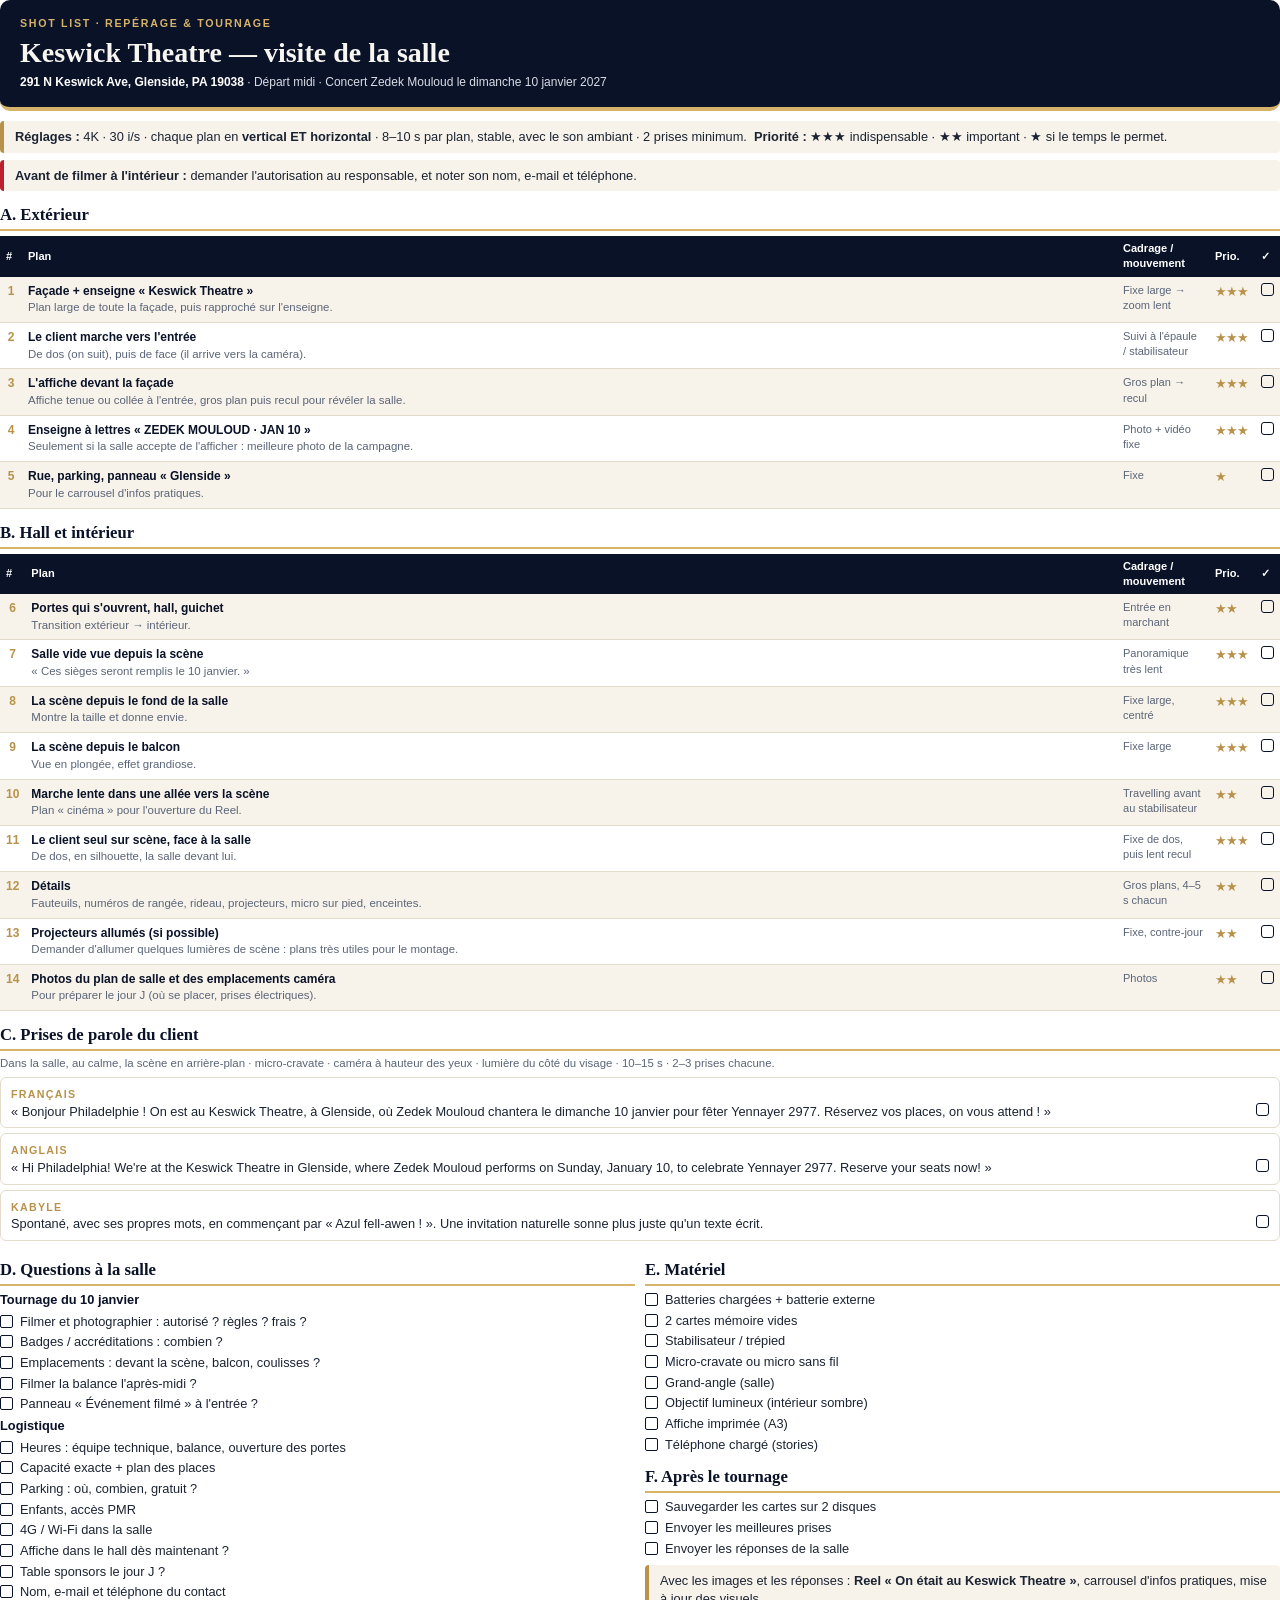
<file: promo/zedek-mouloud-philly-2027/docs/shot_list_keswick.html>
<!doctype html><html lang="fr"><head><meta charset="utf-8"><title>Shot list — Keswick Theatre</title>
<style>
@page{size:Letter;margin:12mm}
:root{--navy:#0a1228;--gold:#b8924a;--goldl:#d6b26a;--ink:#1b2333;--muted:#5b6578;--line:#e3dccd;--soft:#f7f3ea;--red:#be1e2d}
*{box-sizing:border-box}body{font-family:"Inter",sans-serif;color:var(--ink);font-size:9.6pt;line-height:1.38;margin:0}
.head{background:var(--navy);color:#f8f6f0;padding:16px 20px;border-radius:10px;border-bottom:4px solid var(--goldl);margin-bottom:10px}
.head .k{color:var(--goldl);letter-spacing:.16em;font-size:8pt;font-weight:600}
.head h1{font-family:"Inter Display","Inter";font-weight:900;font-size:21pt;margin:3px 0 2px}
.head .m{font-size:9pt;color:#d9dce5}.head .m b{color:#fff}
h2{font-family:"Inter Display","Inter";font-size:12.5pt;color:var(--navy);margin:12px 0 5px;padding-bottom:3px;border-bottom:2px solid var(--goldl);break-after:avoid}
table{width:100%;border-collapse:collapse;font-size:9pt}
th{background:var(--navy);color:#fff;text-align:left;padding:5px 6px;font-size:8.3pt;font-weight:600}
td{padding:6px 6px;border-bottom:1px solid var(--line);vertical-align:top}
tr{break-inside:avoid}tr:nth-child(even) td{background:var(--soft)}
td.n{width:22px;font-weight:800;color:var(--gold);text-align:center}
td.c{width:22px;text-align:center}.cb{display:inline-block;width:13px;height:13px;border:1.6px solid var(--navy);border-radius:3px}
td.p{width:46px;color:var(--gold);font-size:10pt;letter-spacing:-1px}
td.f{width:92px;font-size:8.3pt;color:var(--muted)}
.t{font-weight:700;color:var(--navy)}.d{color:var(--muted);font-size:8.6pt}
.box{background:var(--soft);border-left:4px solid var(--gold);padding:7px 11px;border-radius:4px;margin:7px 0;break-inside:avoid}
.box.red{border-left-color:var(--red)}
.cols{display:flex;gap:10px}.cols>div{flex:1}
.script{background:#fff;border:1px solid var(--line);border-radius:6px;padding:7px 10px;margin:5px 0;break-inside:avoid}
.script b{color:var(--gold);font-size:8pt;letter-spacing:.12em}
ul.chk{list-style:none;padding:0;margin:4px 0}ul.chk li{margin:3px 0;padding-left:20px;position:relative}
ul.chk li:before{content:"";position:absolute;left:0;top:2px;width:11px;height:11px;border:1.5px solid var(--navy);border-radius:2px}
.pb{break-before:page}
</style></head><body>

<div class="head"><div class="k">SHOT LIST · REPÉRAGE & TOURNAGE</div>
<h1>Keswick Theatre — visite de la salle</h1>
<div class="m"><b>291 N Keswick Ave, Glenside, PA 19038</b> · Départ midi · Concert Zedek Mouloud le dimanche 10 janvier 2027</div></div>

<div class="box"><b>Réglages :</b> 4K · 30 i/s · chaque plan en <b>vertical ET horizontal</b> · 8–10 s par plan, stable, avec le son ambiant · 2 prises minimum.
&nbsp;<b>Priorité :</b> ★★★ indispensable · ★★ important · ★ si le temps le permet.</div>
<div class="box red"><b>Avant de filmer à l'intérieur :</b> demander l'autorisation au responsable, et noter son nom, e-mail et téléphone.</div>

<h2>A. Extérieur</h2>
<table><tr><th>#</th><th>Plan</th><th>Cadrage / mouvement</th><th>Prio.</th><th>✓</th></tr>
<tr><td class="n">1</td><td><span class="t">Façade + enseigne « Keswick Theatre »</span><br><span class="d">Plan large de toute la façade, puis rapproché sur l'enseigne.</span></td><td class="f">Fixe large → zoom lent</td><td class="p">★★★</td><td class="c"><span class="cb"></span></td></tr>
<tr><td class="n">2</td><td><span class="t">Le client marche vers l'entrée</span><br><span class="d">De dos (on suit), puis de face (il arrive vers la caméra).</span></td><td class="f">Suivi à l'épaule / stabilisateur</td><td class="p">★★★</td><td class="c"><span class="cb"></span></td></tr>
<tr><td class="n">3</td><td><span class="t">L'affiche devant la façade</span><br><span class="d">Affiche tenue ou collée à l'entrée, gros plan puis recul pour révéler la salle.</span></td><td class="f">Gros plan → recul</td><td class="p">★★★</td><td class="c"><span class="cb"></span></td></tr>
<tr><td class="n">4</td><td><span class="t">Enseigne à lettres « ZEDEK MOULOUD · JAN 10 »</span><br><span class="d">Seulement si la salle accepte de l'afficher : meilleure photo de la campagne.</span></td><td class="f">Photo + vidéo fixe</td><td class="p">★★★</td><td class="c"><span class="cb"></span></td></tr>
<tr><td class="n">5</td><td><span class="t">Rue, parking, panneau « Glenside »</span><br><span class="d">Pour le carrousel d'infos pratiques.</span></td><td class="f">Fixe</td><td class="p">★</td><td class="c"><span class="cb"></span></td></tr>
</table>

<h2>B. Hall et intérieur</h2>
<table><tr><th>#</th><th>Plan</th><th>Cadrage / mouvement</th><th>Prio.</th><th>✓</th></tr>
<tr><td class="n">6</td><td><span class="t">Portes qui s'ouvrent, hall, guichet</span><br><span class="d">Transition extérieur → intérieur.</span></td><td class="f">Entrée en marchant</td><td class="p">★★</td><td class="c"><span class="cb"></span></td></tr>
<tr><td class="n">7</td><td><span class="t">Salle vide vue depuis la scène</span><br><span class="d">« Ces sièges seront remplis le 10 janvier. »</span></td><td class="f">Panoramique très lent</td><td class="p">★★★</td><td class="c"><span class="cb"></span></td></tr>
<tr><td class="n">8</td><td><span class="t">La scène depuis le fond de la salle</span><br><span class="d">Montre la taille et donne envie.</span></td><td class="f">Fixe large, centré</td><td class="p">★★★</td><td class="c"><span class="cb"></span></td></tr>
<tr><td class="n">9</td><td><span class="t">La scène depuis le balcon</span><br><span class="d">Vue en plongée, effet grandiose.</span></td><td class="f">Fixe large</td><td class="p">★★★</td><td class="c"><span class="cb"></span></td></tr>
<tr><td class="n">10</td><td><span class="t">Marche lente dans une allée vers la scène</span><br><span class="d">Plan « cinéma » pour l'ouverture du Reel.</span></td><td class="f">Travelling avant au stabilisateur</td><td class="p">★★</td><td class="c"><span class="cb"></span></td></tr>
<tr><td class="n">11</td><td><span class="t">Le client seul sur scène, face à la salle</span><br><span class="d">De dos, en silhouette, la salle devant lui.</span></td><td class="f">Fixe de dos, puis lent recul</td><td class="p">★★★</td><td class="c"><span class="cb"></span></td></tr>
<tr><td class="n">12</td><td><span class="t">Détails</span><br><span class="d">Fauteuils, numéros de rangée, rideau, projecteurs, micro sur pied, enceintes.</span></td><td class="f">Gros plans, 4–5 s chacun</td><td class="p">★★</td><td class="c"><span class="cb"></span></td></tr>
<tr><td class="n">13</td><td><span class="t">Projecteurs allumés (si possible)</span><br><span class="d">Demander d'allumer quelques lumières de scène : plans très utiles pour le montage.</span></td><td class="f">Fixe, contre-jour</td><td class="p">★★</td><td class="c"><span class="cb"></span></td></tr>
<tr><td class="n">14</td><td><span class="t">Photos du plan de salle et des emplacements caméra</span><br><span class="d">Pour préparer le jour J (où se placer, prises électriques).</span></td><td class="f">Photos</td><td class="p">★★</td><td class="c"><span class="cb"></span></td></tr>
</table>

<h2>C. Prises de parole du client</h2>
<div class="d" style="margin-bottom:4px">Dans la salle, au calme, la scène en arrière-plan · micro-cravate · caméra à hauteur des yeux · lumière du côté du visage · 10–15 s · 2–3 prises chacune.</div>
<div class="script"><b>FRANÇAIS</b><br>« Bonjour Philadelphie ! On est au Keswick Theatre, à Glenside, où Zedek Mouloud chantera le dimanche 10 janvier pour fêter Yennayer 2977. Réservez vos places, on vous attend ! » <span style="float:right"><span class="cb"></span></span></div>
<div class="script"><b>ANGLAIS</b><br>« Hi Philadelphia! We're at the Keswick Theatre in Glenside, where Zedek Mouloud performs on Sunday, January 10, to celebrate Yennayer 2977. Reserve your seats now! » <span style="float:right"><span class="cb"></span></span></div>
<div class="script"><b>KABYLE</b><br>Spontané, avec ses propres mots, en commençant par « Azul fell-awen ! ». Une invitation naturelle sonne plus juste qu'un texte écrit. <span style="float:right"><span class="cb"></span></span></div>

<div class="cols">
<div>
<h2>D. Questions à la salle</h2>
<b style="color:var(--navy)">Tournage du 10 janvier</b>
<ul class="chk">
<li>Filmer et photographier : autorisé ? règles ? frais ?</li>
<li>Badges / accréditations : combien ?</li>
<li>Emplacements : devant la scène, balcon, coulisses ?</li>
<li>Filmer la balance l'après-midi ?</li>
<li>Panneau « Événement filmé » à l'entrée ?</li></ul>
<b style="color:var(--navy)">Logistique</b>
<ul class="chk">
<li>Heures : équipe technique, balance, ouverture des portes</li>
<li>Capacité exacte + plan des places</li>
<li>Parking : où, combien, gratuit ?</li>
<li>Enfants, accès PMR</li>
<li>4G / Wi-Fi dans la salle</li>
<li>Affiche dans le hall dès maintenant ?</li>
<li>Table sponsors le jour J ?</li>
<li>Nom, e-mail et téléphone du contact</li></ul>
</div>
<div>
<h2>E. Matériel</h2>
<ul class="chk">
<li>Batteries chargées + batterie externe</li>
<li>2 cartes mémoire vides</li>
<li>Stabilisateur / trépied</li>
<li>Micro-cravate ou micro sans fil</li>
<li>Grand-angle (salle)</li>
<li>Objectif lumineux (intérieur sombre)</li>
<li>Affiche imprimée (A3)</li>
<li>Téléphone chargé (stories)</li></ul>
<h2>F. Après le tournage</h2>
<ul class="chk">
<li>Sauvegarder les cartes sur 2 disques</li>
<li>Envoyer les meilleures prises</li>
<li>Envoyer les réponses de la salle</li></ul>
<div class="box" style="margin-top:8px">Avec les images et les réponses : <b>Reel « On était au Keswick Theatre »</b>, carrousel d'infos pratiques, mise à jour des visuels.</div>
</div></div>
</body></html>
</file>
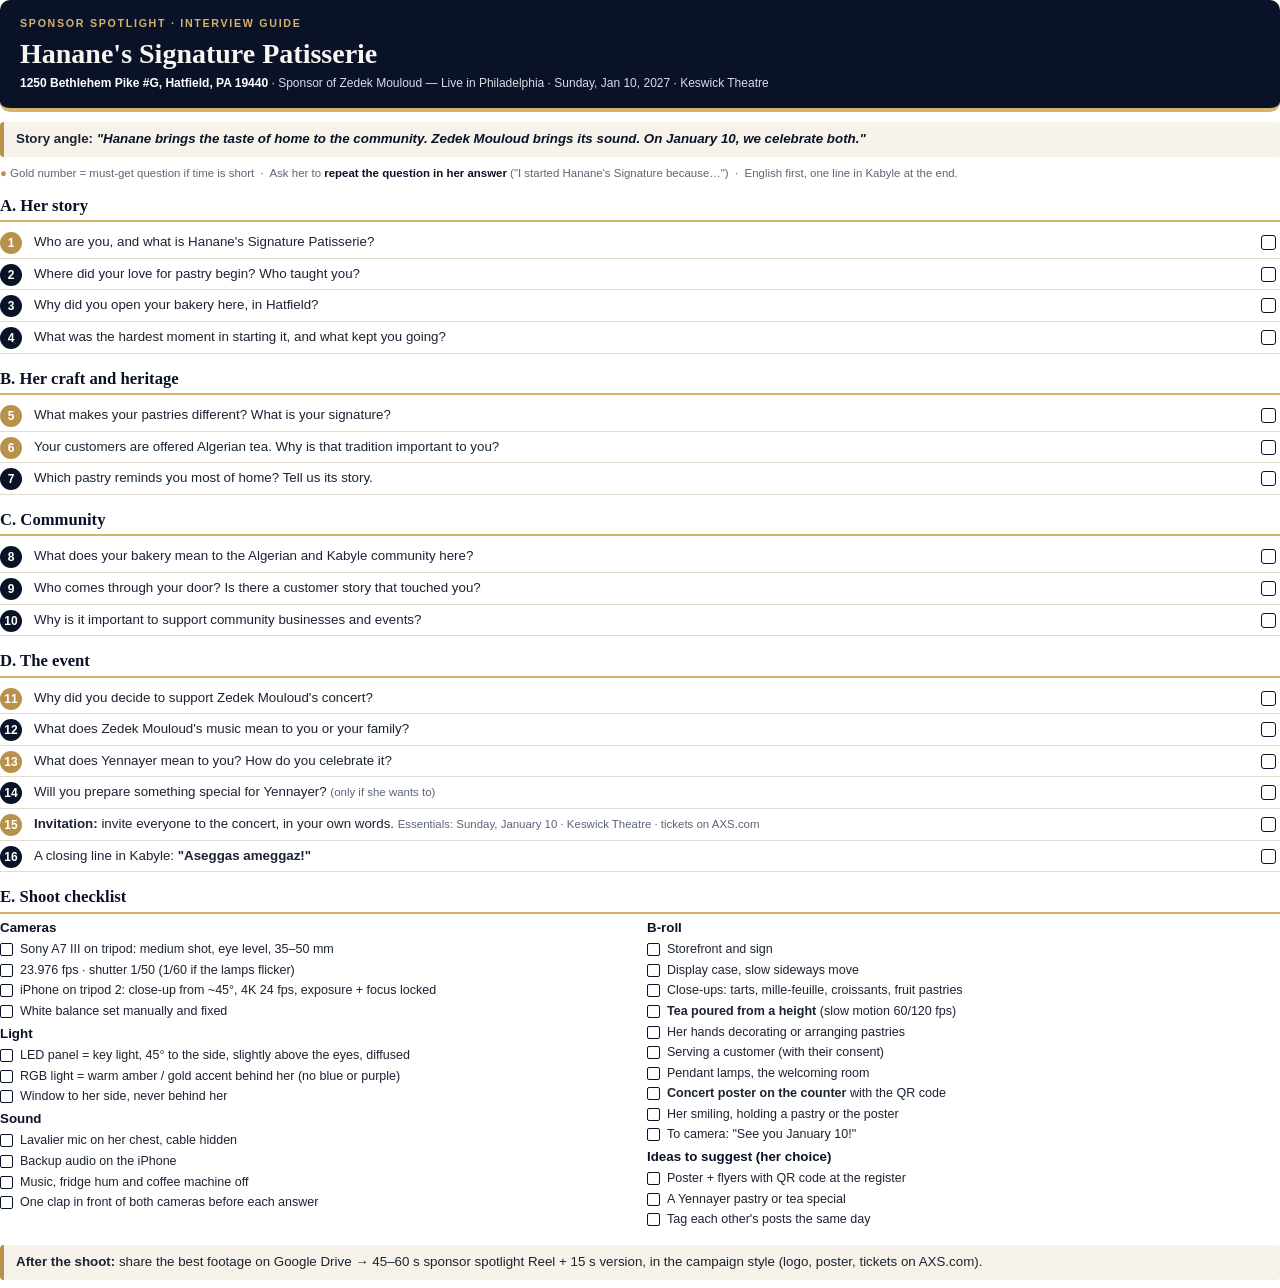
<file: promo/zedek-mouloud-philly-2027/docs/sponsor_interview.html>
<!doctype html><html lang="en"><head><meta charset="utf-8"><title>Sponsor Interview — Hanane's Signature Patisserie</title>
<style>
@page{size:Letter;margin:13mm}
:root{--navy:#0a1228;--gold:#b8924a;--goldl:#d6b26a;--ink:#1b2333;--muted:#5b6578;--line:#e3dccd;--soft:#f7f3ea;--red:#be1e2d}
*{box-sizing:border-box}body{font-family:"Inter",sans-serif;color:var(--ink);font-size:10pt;line-height:1.4;margin:0}
.head{background:var(--navy);color:#f8f6f0;padding:16px 20px;border-radius:10px;border-bottom:4px solid var(--goldl);margin-bottom:10px}
.head .k{color:var(--goldl);letter-spacing:.16em;font-size:8pt;font-weight:600}
.head h1{font-family:"Inter Display","Inter";font-weight:900;font-size:21pt;margin:3px 0 2px}
.head .m{font-size:9pt;color:#d9dce5}.head .m b{color:#fff}
.angle{background:var(--soft);border-left:4px solid var(--gold);padding:8px 12px;border-radius:4px;margin:8px 0;font-size:10pt}
.angle i{color:var(--navy);font-weight:600}
h2{font-family:"Inter Display","Inter";font-size:12.5pt;color:var(--navy);margin:13px 0 5px;padding-bottom:3px;border-bottom:2px solid var(--goldl);break-after:avoid}
ol{margin:0;padding:0;list-style:none;counter-reset:q}
ol li{counter-increment:q;position:relative;padding:6px 30px 6px 34px;border-bottom:1px solid var(--line);break-inside:avoid}
ol li:before{content:counter(q);position:absolute;left:0;top:5px;width:22px;height:22px;border-radius:50%;background:var(--navy);color:#fff;font-weight:700;font-size:9pt;text-align:center;line-height:22px}
ol li.star:before{background:var(--gold)}
ol li:after{content:"";position:absolute;right:4px;top:8px;width:13px;height:13px;border:1.6px solid var(--navy);border-radius:3px}
.s1{counter-reset:q 0}.s2{counter-reset:q 4}.s3{counter-reset:q 7}.s4{counter-reset:q 10}
.note{color:var(--muted);font-size:8.6pt}
.leg{font-size:8.6pt;color:var(--muted);margin:4px 0 0}.leg b{color:var(--gold)}
.cols{display:flex;gap:14px}.cols>div{flex:1}
ul.chk{list-style:none;padding:0;margin:4px 0}ul.chk li{margin:3px 0;padding-left:20px;position:relative;font-size:9.4pt}
ul.chk li:before{content:"";position:absolute;left:0;top:2px;width:11px;height:11px;border:1.5px solid var(--navy);border-radius:2px}
.pb{break-before:page}
</style></head><body>
<div class="head"><div class="k">SPONSOR SPOTLIGHT · INTERVIEW GUIDE</div>
<h1>Hanane's Signature Patisserie</h1>
<div class="m"><b>1250 Bethlehem Pike #G, Hatfield, PA 19440</b> · Sponsor of Zedek Mouloud — Live in Philadelphia · Sunday, Jan 10, 2027 · Keswick Theatre</div></div>
<div class="angle"><b>Story angle:</b> <i>"Hanane brings the taste of home to the community. Zedek Mouloud brings its sound. On January 10, we celebrate both."</i></div>
<p class="leg"><b>●</b> Gold number = must-get question if time is short &nbsp;·&nbsp; Ask her to <b style="color:var(--navy)">repeat the question in her answer</b> ("I started Hanane's Signature because…") &nbsp;·&nbsp; English first, one line in Kabyle at the end.</p>

<h2>A. Her story</h2>
<ol class="s1">
<li class="star">Who are you, and what is Hanane's Signature Patisserie?</li>
<li>Where did your love for pastry begin? Who taught you?</li>
<li>Why did you open your bakery here, in Hatfield?</li>
<li>What was the hardest moment in starting it, and what kept you going?</li></ol>

<h2>B. Her craft and heritage</h2>
<ol class="s2">
<li class="star">What makes your pastries different? What is your signature?</li>
<li class="star">Your customers are offered Algerian tea. Why is that tradition important to you?</li>
<li>Which pastry reminds you most of home? Tell us its story.</li></ol>

<h2>C. Community</h2>
<ol class="s3">
<li>What does your bakery mean to the Algerian and Kabyle community here?</li>
<li>Who comes through your door? Is there a customer story that touched you?</li>
<li>Why is it important to support community businesses and events?</li></ol>

<h2>D. The event</h2>
<ol class="s4">
<li class="star">Why did you decide to support Zedek Mouloud's concert?</li>
<li>What does Zedek Mouloud's music mean to you or your family?</li>
<li class="star">What does Yennayer mean to you? How do you celebrate it?</li>
<li>Will you prepare something special for Yennayer? <span class="note">(only if she wants to)</span></li>
<li class="star"><b>Invitation:</b> invite everyone to the concert, in your own words. <span class="note">Essentials: Sunday, January 10 · Keswick Theatre · tickets on AXS.com</span></li>
<li>A closing line in Kabyle: <b>"Aseggas ameggaz!"</b></li></ol>

<h2 class="pb">E. Shoot checklist</h2>
<div class="cols"><div>
<b style="color:var(--navy)">Cameras</b>
<ul class="chk">
<li>Sony A7 III on tripod: medium shot, eye level, 35–50 mm</li>
<li>23.976 fps · shutter 1/50 (1/60 if the lamps flicker)</li>
<li>iPhone on tripod 2: close-up from ~45°, 4K 24 fps, exposure + focus locked</li>
<li>White balance set manually and fixed</li></ul>
<b style="color:var(--navy)">Light</b>
<ul class="chk">
<li>LED panel = key light, 45° to the side, slightly above the eyes, diffused</li>
<li>RGB light = warm amber / gold accent behind her (no blue or purple)</li>
<li>Window to her side, never behind her</li></ul>
<b style="color:var(--navy)">Sound</b>
<ul class="chk">
<li>Lavalier mic on her chest, cable hidden</li>
<li>Backup audio on the iPhone</li>
<li>Music, fridge hum and coffee machine off</li>
<li>One clap in front of both cameras before each answer</li></ul>
</div><div>
<b style="color:var(--navy)">B-roll</b>
<ul class="chk">
<li>Storefront and sign</li>
<li>Display case, slow sideways move</li>
<li>Close-ups: tarts, mille-feuille, croissants, fruit pastries</li>
<li><b>Tea poured from a height</b> (slow motion 60/120 fps)</li>
<li>Her hands decorating or arranging pastries</li>
<li>Serving a customer (with their consent)</li>
<li>Pendant lamps, the welcoming room</li>
<li><b>Concert poster on the counter</b> with the QR code</li>
<li>Her smiling, holding a pastry or the poster</li>
<li>To camera: "See you January 10!"</li></ul>
<b style="color:var(--navy)">Ideas to suggest (her choice)</b>
<ul class="chk">
<li>Poster + flyers with QR code at the register</li>
<li>A Yennayer pastry or tea special</li>
<li>Tag each other's posts the same day</li></ul>
</div></div>
<div class="angle" style="margin-top:12px"><b>After the shoot:</b> share the best footage on Google Drive → 45–60 s sponsor spotlight Reel + 15 s version, in the campaign style (logo, poster, tickets on AXS.com).</div>
</body></html>
</file>
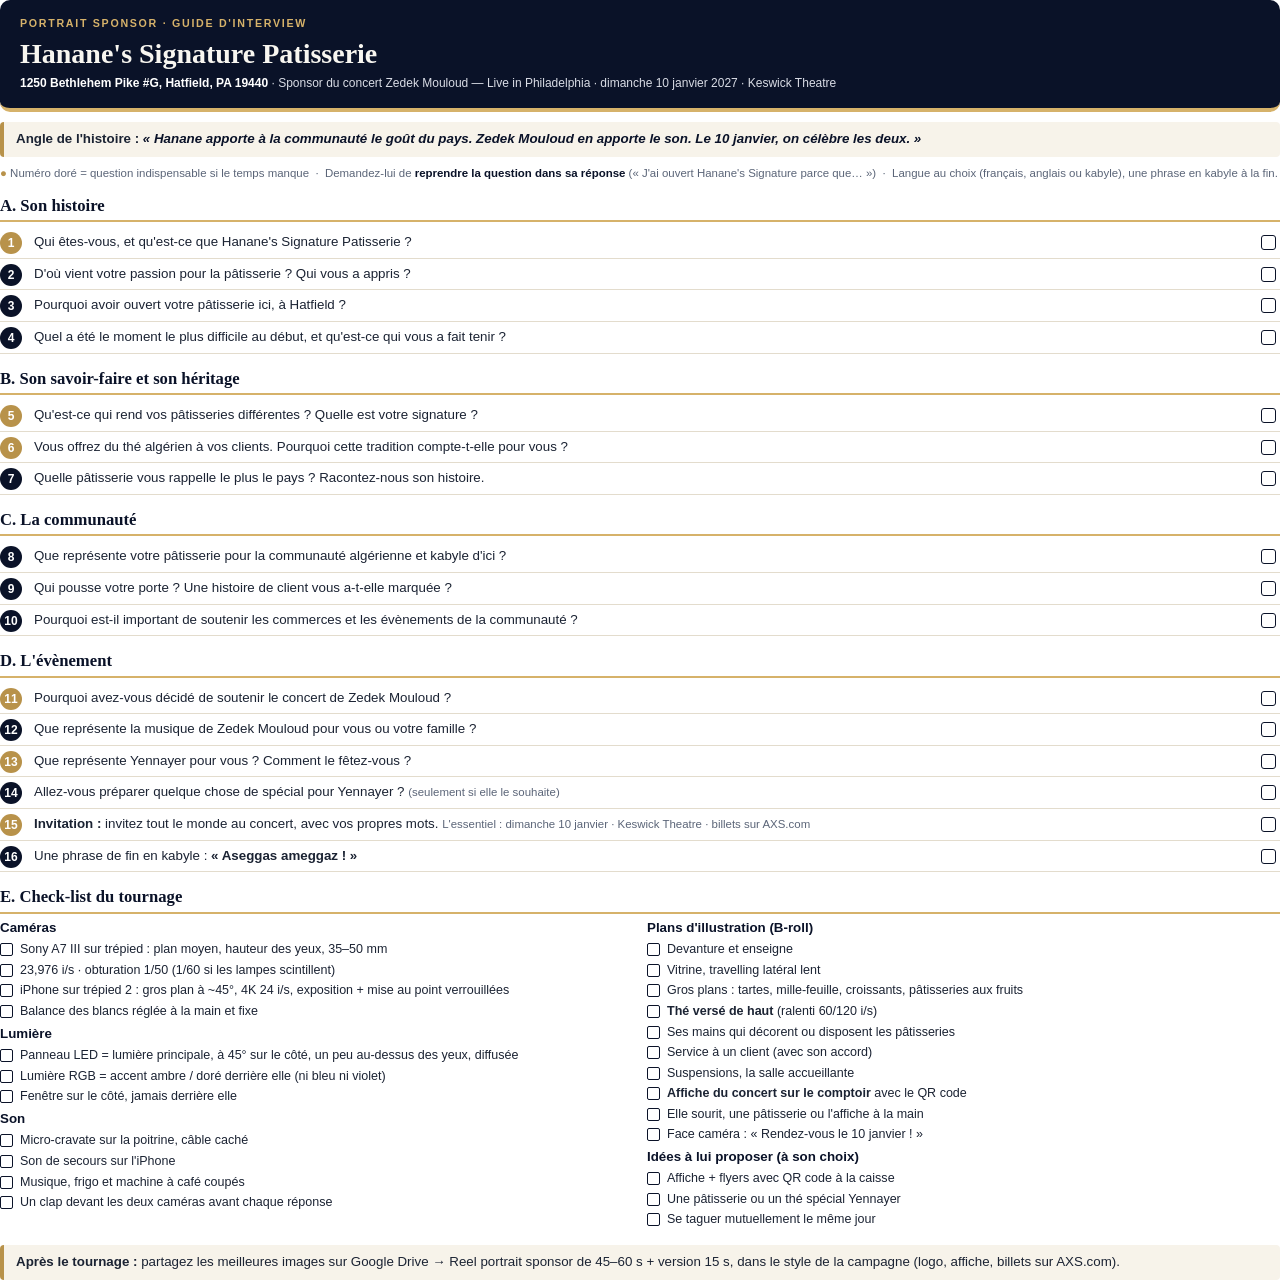
<file: promo/zedek-mouloud-philly-2027/docs/sponsor_interview_fr.html>
<!doctype html><html lang="fr"><head><meta charset="utf-8"><title>Interview sponsor — Hanane's Signature Patisserie</title>
<style>
@page{size:Letter;margin:13mm}
:root{--navy:#0a1228;--gold:#b8924a;--goldl:#d6b26a;--ink:#1b2333;--muted:#5b6578;--line:#e3dccd;--soft:#f7f3ea;--red:#be1e2d}
*{box-sizing:border-box}body{font-family:"Inter",sans-serif;color:var(--ink);font-size:10pt;line-height:1.4;margin:0}
.head{background:var(--navy);color:#f8f6f0;padding:16px 20px;border-radius:10px;border-bottom:4px solid var(--goldl);margin-bottom:10px}
.head .k{color:var(--goldl);letter-spacing:.16em;font-size:8pt;font-weight:600}
.head h1{font-family:"Inter Display","Inter";font-weight:900;font-size:21pt;margin:3px 0 2px}
.head .m{font-size:9pt;color:#d9dce5}.head .m b{color:#fff}
.angle{background:var(--soft);border-left:4px solid var(--gold);padding:8px 12px;border-radius:4px;margin:8px 0;font-size:10pt}
.angle i{color:var(--navy);font-weight:600}
h2{font-family:"Inter Display","Inter";font-size:12.5pt;color:var(--navy);margin:13px 0 5px;padding-bottom:3px;border-bottom:2px solid var(--goldl);break-after:avoid}
ol{margin:0;padding:0;list-style:none;counter-reset:q}
ol li{counter-increment:q;position:relative;padding:6px 30px 6px 34px;border-bottom:1px solid var(--line);break-inside:avoid}
ol li:before{content:counter(q);position:absolute;left:0;top:5px;width:22px;height:22px;border-radius:50%;background:var(--navy);color:#fff;font-weight:700;font-size:9pt;text-align:center;line-height:22px}
ol li.star:before{background:var(--gold)}
ol li:after{content:"";position:absolute;right:4px;top:8px;width:13px;height:13px;border:1.6px solid var(--navy);border-radius:3px}
.s1{counter-reset:q 0}.s2{counter-reset:q 4}.s3{counter-reset:q 7}.s4{counter-reset:q 10}
.note{color:var(--muted);font-size:8.6pt}
.leg{font-size:8.6pt;color:var(--muted);margin:4px 0 0}.leg b{color:var(--gold)}
.cols{display:flex;gap:14px}.cols>div{flex:1}
ul.chk{list-style:none;padding:0;margin:4px 0}ul.chk li{margin:3px 0;padding-left:20px;position:relative;font-size:9.4pt}
ul.chk li:before{content:"";position:absolute;left:0;top:2px;width:11px;height:11px;border:1.5px solid var(--navy);border-radius:2px}
.pb{break-before:page}
</style></head><body>
<div class="head"><div class="k">PORTRAIT SPONSOR · GUIDE D'INTERVIEW</div>
<h1>Hanane's Signature Patisserie</h1>
<div class="m"><b>1250 Bethlehem Pike #G, Hatfield, PA 19440</b> · Sponsor du concert Zedek Mouloud — Live in Philadelphia · dimanche 10 janvier 2027 · Keswick Theatre</div></div>
<div class="angle"><b>Angle de l'histoire :</b> <i>« Hanane apporte à la communauté le goût du pays. Zedek Mouloud en apporte le son. Le 10 janvier, on célèbre les deux. »</i></div>
<p class="leg"><b>●</b> Numéro doré = question indispensable si le temps manque &nbsp;·&nbsp; Demandez-lui de <b style="color:var(--navy)">reprendre la question dans sa réponse</b> (« J'ai ouvert Hanane's Signature parce que… ») &nbsp;·&nbsp; Langue au choix (français, anglais ou kabyle), une phrase en kabyle à la fin.</p>

<h2>A. Son histoire</h2>
<ol class="s1">
<li class="star">Qui êtes-vous, et qu'est-ce que Hanane's Signature Patisserie ?</li>
<li>D'où vient votre passion pour la pâtisserie ? Qui vous a appris ?</li>
<li>Pourquoi avoir ouvert votre pâtisserie ici, à Hatfield ?</li>
<li>Quel a été le moment le plus difficile au début, et qu'est-ce qui vous a fait tenir ?</li></ol>

<h2>B. Son savoir-faire et son héritage</h2>
<ol class="s2">
<li class="star">Qu'est-ce qui rend vos pâtisseries différentes ? Quelle est votre signature ?</li>
<li class="star">Vous offrez du thé algérien à vos clients. Pourquoi cette tradition compte-t-elle pour vous ?</li>
<li>Quelle pâtisserie vous rappelle le plus le pays ? Racontez-nous son histoire.</li></ol>

<h2>C. La communauté</h2>
<ol class="s3">
<li>Que représente votre pâtisserie pour la communauté algérienne et kabyle d'ici ?</li>
<li>Qui pousse votre porte ? Une histoire de client vous a-t-elle marquée ?</li>
<li>Pourquoi est-il important de soutenir les commerces et les évènements de la communauté ?</li></ol>

<h2>D. L'évènement</h2>
<ol class="s4">
<li class="star">Pourquoi avez-vous décidé de soutenir le concert de Zedek Mouloud ?</li>
<li>Que représente la musique de Zedek Mouloud pour vous ou votre famille ?</li>
<li class="star">Que représente Yennayer pour vous ? Comment le fêtez-vous ?</li>
<li>Allez-vous préparer quelque chose de spécial pour Yennayer ? <span class="note">(seulement si elle le souhaite)</span></li>
<li class="star"><b>Invitation :</b> invitez tout le monde au concert, avec vos propres mots. <span class="note">L'essentiel : dimanche 10 janvier · Keswick Theatre · billets sur AXS.com</span></li>
<li>Une phrase de fin en kabyle : <b>« Aseggas ameggaz ! »</b></li></ol>

<h2 class="pb">E. Check-list du tournage</h2>
<div class="cols"><div>
<b style="color:var(--navy)">Caméras</b>
<ul class="chk">
<li>Sony A7 III sur trépied : plan moyen, hauteur des yeux, 35–50 mm</li>
<li>23,976 i/s · obturation 1/50 (1/60 si les lampes scintillent)</li>
<li>iPhone sur trépied 2 : gros plan à ~45°, 4K 24 i/s, exposition + mise au point verrouillées</li>
<li>Balance des blancs réglée à la main et fixe</li></ul>
<b style="color:var(--navy)">Lumière</b>
<ul class="chk">
<li>Panneau LED = lumière principale, à 45° sur le côté, un peu au-dessus des yeux, diffusée</li>
<li>Lumière RGB = accent ambre / doré derrière elle (ni bleu ni violet)</li>
<li>Fenêtre sur le côté, jamais derrière elle</li></ul>
<b style="color:var(--navy)">Son</b>
<ul class="chk">
<li>Micro-cravate sur la poitrine, câble caché</li>
<li>Son de secours sur l'iPhone</li>
<li>Musique, frigo et machine à café coupés</li>
<li>Un clap devant les deux caméras avant chaque réponse</li></ul>
</div><div>
<b style="color:var(--navy)">Plans d'illustration (B-roll)</b>
<ul class="chk">
<li>Devanture et enseigne</li>
<li>Vitrine, travelling latéral lent</li>
<li>Gros plans : tartes, mille-feuille, croissants, pâtisseries aux fruits</li>
<li><b>Thé versé de haut</b> (ralenti 60/120 i/s)</li>
<li>Ses mains qui décorent ou disposent les pâtisseries</li>
<li>Service à un client (avec son accord)</li>
<li>Suspensions, la salle accueillante</li>
<li><b>Affiche du concert sur le comptoir</b> avec le QR code</li>
<li>Elle sourit, une pâtisserie ou l'affiche à la main</li>
<li>Face caméra : « Rendez-vous le 10 janvier ! »</li></ul>
<b style="color:var(--navy)">Idées à lui proposer (à son choix)</b>
<ul class="chk">
<li>Affiche + flyers avec QR code à la caisse</li>
<li>Une pâtisserie ou un thé spécial Yennayer</li>
<li>Se taguer mutuellement le même jour</li></ul>
</div></div>
<div class="angle" style="margin-top:12px"><b>Après le tournage :</b> partagez les meilleures images sur Google Drive → Reel portrait sponsor de 45–60 s + version 15 s, dans le style de la campagne (logo, affiche, billets sur AXS.com).</div>
</body></html>
</file>
<file: styles.css>
/* Nunito (SIL Open Font License, see fonts/OFL.txt), bundled so it works offline. */
@font-face {
  font-family: "Nunito";
  font-style: normal;
  font-display: swap;
  font-weight: 200 1000;
  src: url(fonts/nunito-latin-ext.woff2) format("woff2-variations");
  unicode-range: U+0100-02AF, U+0304, U+0308, U+0329, U+1E00-1E9F, U+1EF2-1EFF, U+2020, U+20A0-20AB, U+20AD-20C0, U+2113, U+2C60-2C7F, U+A720-A7FF;
}
@font-face {
  font-family: "Nunito";
  font-style: normal;
  font-display: swap;
  font-weight: 200 1000;
  src: url(fonts/nunito-latin.woff2) format("woff2-variations");
  unicode-range: U+0000-00FF, U+0131, U+0152-0153, U+02BB-02BC, U+02C6, U+02DA, U+02DC, U+0304, U+0308, U+0329, U+2000-206F, U+2074, U+20AC, U+2122, U+2191, U+2193, U+2212, U+2215, U+FEFF, U+FFFD;
}

/* Palette taken from the Awal logo (icons/logo-source.png):
   teal sky, gold yaz, navy night, warm sunset cream, olive leaves. */
:root {
  --bg: #f6f1e4;
  --card: #fffdf8;
  --ink: #10202b;
  --muted: #6b787b;
  --brand: #02786f;
  --brand-dark: #015a53;
  --kab: #014e52;        /* Kabyle text */
  --gold: #e9b949;
  --gold-dark: #b8891f;
  --gold-light: #fed878;
  --tile: #e4dccb;       /* tile borders, empty bars */
  --tile-dark: #cfc5ae;
  --sel: #3fb5a3;        /* selected answer */
  --sel-bg: #e2f5f1;
  --sel-ink: #02786f;
  --ok: #3d8b0a;
  --ok-bg: #dcf3c6;
  --ok-btn: #58a700;
  --ok-btn-dark: #437f00;
  --bad: #d23c3c;
  --bad-bg: #ffe0e0;
  --bad-btn: #e5484d;
  --bad-btn-dark: #b5363a;
  --streak: #ff9600;
  --header: linear-gradient(135deg, #014e52, #02786f);
  --radius: 16px;
}
@media (prefers-color-scheme: dark) {
  :root {
    --bg: #0e1b24;
    --card: #142530;
    --ink: #f3ecd8;
    --muted: #94a5a8;
    --brand: #058577;
    --brand-dark: #03594f;
    --kab: #fed878;
    --tile: #253a46;
    --tile-dark: #1a2c36;
    --sel: #2fb8a3;
    --sel-bg: #123a3a;
    --sel-ink: #7fe0cf;
    --ok: #93d65b;
    --ok-bg: #1b3318;
    --bad: #ff8080;
    --bad-bg: #3a1c20;
    --header: linear-gradient(135deg, #0b1922, #014e52);
  }
}

* { box-sizing: border-box; }
html { -webkit-text-size-adjust: 100%; }
body {
  margin: 0;
  font-family: "Nunito", system-ui, -apple-system, "Segoe UI", Roboto, sans-serif;
  font-weight: 600;
  background: var(--bg);
  color: var(--ink);
  -webkit-tap-highlight-color: transparent;
}
#app { min-height: 100vh; min-height: 100dvh; display: flex; flex-direction: column; }
button { font: inherit; }
.muted { color: var(--muted); }

/* ---------- chunky buttons ---------- */
.btn {
  display: block; width: 100%;
  padding: 14px 20px; border: 0; border-radius: var(--radius);
  background: var(--brand); color: #fff;
  font-weight: 800; font-size: 1rem; letter-spacing: 0.06em; text-transform: uppercase;
  box-shadow: 0 4px 0 var(--brand-dark);
  cursor: pointer; text-align: center; text-decoration: none;
  transition: filter 0.1s;
}
.btn:hover:not(:disabled) { filter: brightness(1.08); }
.btn:active:not(:disabled) { transform: translateY(4px); box-shadow: none; }
.btn:disabled { background: var(--tile); color: var(--muted); box-shadow: 0 4px 0 var(--tile-dark); cursor: default; }
.btn.secondary { background: var(--card); color: var(--brand); border: 2px solid var(--tile); box-shadow: 0 4px 0 var(--tile); }
.icon-btn {
  background: none; border: 0; color: var(--muted);
  font-size: 1.5rem; font-weight: 800; cursor: pointer; padding: 4px 8px;
}

/* ---------- home: stats bar ---------- */
.stats {
  position: sticky; top: 0; z-index: 10;
  display: flex; align-items: center; gap: 18px;
  padding: 10px 16px;
  background: var(--bg); border-bottom: 2px solid var(--tile);
}
.stats .logo { border-radius: 10px; }
.spacer { flex: 1; }
.stat { font-weight: 800; font-size: 1.1rem; }
.stat.streak { color: var(--streak); }
.stat.streak.off { color: var(--muted); filter: grayscale(1); }
.stat.xp { color: var(--gold-dark); }
@media (prefers-color-scheme: dark) { .stat.xp { color: var(--gold); } }

/* ---------- home: units and the path ---------- */
.home { width: 100%; max-width: 560px; margin: 0 auto; padding: 16px 16px 48px; }
.unit { --u: #02786f; --u-dark: #015a53; margin-bottom: 8px; }
.unit.u1 { --u: #c48516; --u-dark: #946411; }
.unit.u2 { --u: #2a6f8f; --u-dark: #1e5169; }
.unit.u3 { --u: #5f7d1e; --u-dark: #465d16; }
.unit-banner {
  display: flex; align-items: center; justify-content: space-between;
  background: var(--u); color: #fff;
  border-radius: var(--radius); padding: 16px 20px;
  box-shadow: 0 4px 0 var(--u-dark);
}
.unit-num { font-size: 0.85rem; font-weight: 800; text-transform: uppercase; letter-spacing: 0.08em; opacity: 0.85; }
.unit-title { font-size: 1.35rem; font-weight: 800; }
.unit-emoji { font-size: 2.2rem; }

.path { display: flex; flex-direction: column; align-items: center; padding: 28px 0 24px; gap: 22px; }
.node-wrap { position: relative; display: flex; flex-direction: column; align-items: center; transform: translateX(var(--x)); }
.node-wrap.open { z-index: 20; }
.node-wrap.current { margin-top: 40px; } /* room for the START bubble */
.node {
  width: 74px; height: 68px; border-radius: 50%; border: 0;
  background: var(--u); color: #fff;
  font-size: 1.9rem; font-weight: 900; line-height: 1;
  box-shadow: 0 7px 0 var(--u-dark);
  cursor: pointer;
}
.node:active { transform: translateY(5px); box-shadow: 0 2px 0 var(--u-dark); }
.node.done { background: var(--gold); box-shadow: 0 7px 0 var(--gold-dark); color: #6b4a00; }
.node.locked { background: var(--tile); box-shadow: 0 7px 0 var(--tile-dark); font-size: 1.4rem; }
.node.current { box-shadow: 0 7px 0 var(--u-dark), 0 0 0 7px var(--bg), 0 0 0 12px color-mix(in srgb, var(--u) 35%, transparent); }
.node.review { width: 84px; height: 76px; }

.start-bubble {
  position: absolute; bottom: calc(100% + 14px);
  background: var(--card); color: var(--u);
  border: 2px solid var(--tile); border-radius: 12px;
  padding: 6px 14px; font-weight: 800; text-transform: uppercase; letter-spacing: 0.06em;
  white-space: nowrap; animation: bob 1.2s ease-in-out infinite;
}
.start-bubble::after {
  content: ""; position: absolute; left: 50%; top: 100%;
  border: 8px solid transparent; border-top-color: var(--tile); transform: translateX(-50%);
}
@keyframes bob { 50% { transform: translateY(-6px); } }
@media (prefers-color-scheme: dark) {
  .start-bubble { background: var(--u); color: #fff; border-color: var(--u); }
  .start-bubble::after { border-top-color: var(--u); }
}

.popover {
  position: absolute; top: calc(100% + 18px); left: 50%; z-index: 5;
  width: min(280px, calc(100vw - 32px));
  transform: translateX(calc(-50% - var(--x)));
  background: var(--u); color: #fff;
  border-radius: var(--radius); padding: 16px;
  animation: pop 0.15s ease-out;
}
.popover::before {
  content: ""; position: absolute; bottom: 100%; left: calc(50% + var(--x));
  border: 10px solid transparent; border-bottom-color: var(--u); transform: translateX(-50%);
}
.popover.locked { background: var(--card); color: var(--ink); border: 2px solid var(--tile); }
.popover.locked::before { border-bottom-color: var(--tile); }
.popover.done { background: var(--gold); color: #3d2a00; }
.popover.done::before { border-bottom-color: var(--gold); }
.pop-title { font-weight: 800; font-size: 1.15rem; }
.popover p { margin: 6px 0 14px; }
.popover .btn:not(:disabled) { background: #fff; color: var(--u); box-shadow: 0 4px 0 rgb(0 0 0 / 0.2); }
.popover.done .btn { color: var(--gold-dark); }
@keyframes pop { from { opacity: 0; transform: translateX(calc(-50% - var(--x))) scale(0.95); } }

.btn.install { margin-top: 24px; }
.install-tip { color: var(--muted); text-align: center; font-size: 0.9rem; margin-top: 24px; }

/* ---------- lesson session ---------- */
.session-top {
  display: flex; align-items: center; gap: 12px;
  width: 100%; max-width: 640px; margin: 0 auto; padding: 16px;
}
.progress-bar { flex: 1; height: 16px; background: var(--tile); border-radius: 99px; overflow: hidden; }
.progress-bar > span {
  display: block; height: 100%; width: 0;
  background: var(--brand); border-radius: 99px;
  box-shadow: inset 0 4px 0 -1px rgb(255 255 255 / 0.25);
  transition: width 0.35s ease;
}

.stage { flex: 1; width: 100%; max-width: 640px; margin: 0 auto; padding: 8px 16px 24px; }
.exercise h2 { font-size: 1.5rem; font-weight: 800; margin: 8px 0 16px; }
.exercise.answered { pointer-events: none; }
.ex-tag { color: #8a5cf6; font-weight: 800; text-transform: uppercase; letter-spacing: 0.06em; font-size: 0.9rem; margin: 8px 0; }

.guide { display: flex; align-items: flex-end; gap: 12px; margin: 12px 0 20px; }
.guide-img { width: 76px; height: 76px; flex: none; border-radius: 18px; }
.bubble {
  position: relative; flex: 1;
  border: 2px solid var(--tile); border-radius: var(--radius);
  padding: 12px 16px; font-size: 1.15rem; background: var(--card);
}
.bubble::before {
  content: ""; position: absolute; left: -11px; bottom: 18px;
  width: 18px; height: 18px; background: var(--card);
  border-left: 2px solid var(--tile); border-bottom: 2px solid var(--tile);
  transform: rotate(45deg);
}
.kab { color: var(--kab); font-weight: 800; font-size: 1.35rem; }
.kab.big { font-size: 2rem; }
.say { color: var(--muted); font-style: italic; margin-top: 4px; }
.meaning { font-size: 1.4rem; font-weight: 800; margin: 16px 0 8px; }
.note { color: var(--muted); background: var(--card); border: 2px solid var(--tile); border-radius: var(--radius); padding: 12px 14px; }

.audio { display: flex; gap: 10px; margin-block: -6px 16px; margin-inline-start: 88px; }
.audio.pending { display: none; }
.play {
  width: 48px; height: 44px; border-radius: 14px; border: 0;
  background: var(--sel); color: #fff; font-size: 1.2rem; cursor: pointer;
  box-shadow: 0 4px 0 var(--brand-dark);
}
.play:active { transform: translateY(4px); box-shadow: none; }
.play.slow { background: var(--card); border: 2px solid var(--tile); box-shadow: 0 4px 0 var(--tile); }
.no-audio { color: var(--muted); font-size: 0.85rem; }

.options { display: flex; flex-direction: column; gap: 10px; }
.option, .tile {
  border: 2px solid var(--tile); border-bottom-width: 4px; border-radius: 14px;
  background: var(--card); color: var(--ink); font-weight: 700;
  cursor: pointer;
}
.option { display: flex; align-items: center; gap: 14px; width: 100%; padding: 14px 16px; font-size: 1.1rem; text-align: start; }
.option .key {
  flex: none; display: grid; place-items: center; width: 30px; height: 30px;
  border: 2px solid var(--tile); border-radius: 8px; color: var(--muted); font-size: 0.85rem;
}
.option:active, .tile:active { transform: translateY(2px); border-bottom-width: 2px; }
.option.selected, .tile.selected { border-color: var(--sel); background: var(--sel-bg); color: var(--sel-ink); }
.option.selected .key { border-color: var(--sel); color: var(--sel-ink); }
.option.right { border-color: var(--ok-btn); background: var(--ok-bg); color: var(--ok); }
.option.wrong { border-color: var(--bad); background: var(--bad-bg); color: var(--bad); }

.answer-line {
  display: flex; flex-wrap: wrap; align-content: flex-start; gap: 8px;
  min-height: 116px; padding: 8px 0;
  background: repeating-linear-gradient(to bottom, transparent 0 56px, var(--tile) 56px 58px);
  margin-bottom: 24px;
}
.bank { display: flex; flex-wrap: wrap; justify-content: center; gap: 8px; }
.tile { padding: 10px 14px; font-size: 1.05rem; }
.tile.used { background: var(--tile); color: transparent; border-color: var(--tile); pointer-events: none; }

.match { display: grid; grid-template-columns: 1fr 1fr; gap: 12px; }
.match .col { display: flex; flex-direction: column; gap: 12px; }
.tile.pair { width: 100%; min-height: 60px; padding: 10px; }
.tile.pair[lang="kab"] { color: var(--kab); }
.tile.pair.selected { color: var(--sel-ink); }
.tile.matched { opacity: 0.35; cursor: default; border-color: var(--tile); background: var(--card); }
.tile.wrong { border-color: var(--bad); color: var(--bad); background: var(--bad-bg); animation: shake 0.3s; }
@keyframes shake { 25% { transform: translateX(-4px); } 75% { transform: translateX(4px); } }

/* ---------- footer: Check / feedback ---------- */
.footer {
  position: sticky; bottom: 0;
  border-top: 2px solid var(--tile); background: var(--bg);
  padding: 16px 16px calc(16px + env(safe-area-inset-bottom));
}
.footer-inner { max-width: 640px; margin: 0 auto; display: flex; flex-direction: column; gap: 12px; }
.footer.right { background: var(--ok-bg); border-color: transparent; }
.footer.wrong { background: var(--bad-bg); border-color: transparent; }
.footer.right .feedback, .footer.wrong .feedback { animation: slideup 0.2s ease-out; }
.fb-title { font-size: 1.4rem; font-weight: 900; }
.footer.right .fb-title { color: var(--ok); }
.footer.wrong .fb-title { font-size: 1.1rem; color: var(--bad); }
.fb-solution { color: var(--bad); font-size: 1.1rem; font-weight: 700; }
.footer.right .btn { background: var(--ok-btn); box-shadow: 0 4px 0 var(--ok-btn-dark); }
.footer.wrong .btn { background: var(--bad-btn); box-shadow: 0 4px 0 var(--bad-btn-dark); }
@keyframes slideup { from { opacity: 0; transform: translateY(12px); } }
@media (min-width: 640px) {
  .footer-inner { flex-direction: row; align-items: center; justify-content: space-between; }
  .footer .btn { width: 180px; }
}

/* ---------- lesson complete / streak ---------- */
.done-screen { display: flex; flex-direction: column; align-items: center; justify-content: center; text-align: center; }
.done-screen h1 { color: var(--gold-dark); font-size: 2rem; font-weight: 900; margin: 8px 0; }
@media (prefers-color-scheme: dark) { .done-screen h1 { color: var(--gold); } }
.celebrate { font-size: 6rem; animation: pop-in 0.5s cubic-bezier(.2, 1.6, .5, 1); }
@keyframes pop-in { from { transform: scale(0.2); opacity: 0; } }
.streak-num { font-size: 4.5rem; font-weight: 900; color: var(--streak); line-height: 1; }
.done-screen h1 + .muted { margin-top: 0; }
.stat-cards { display: grid; grid-template-columns: repeat(3, 1fr); gap: 10px; width: 100%; max-width: 420px; margin-top: 24px; }
.stat-card { --c: var(--gold); border: 2px solid var(--c); border-radius: 14px; overflow: hidden; }
.stat-card.ok { --c: var(--ok-btn); }
.stat-card.teal { --c: var(--sel); }
.stat-card .lbl { background: var(--c); color: #fff; font-size: 0.75rem; font-weight: 900; text-transform: uppercase; letter-spacing: 0.06em; padding: 4px; }
.stat-card .val { padding: 12px 4px; font-size: 1.2rem; font-weight: 900; color: var(--c); }

/* ---------- recording studio ---------- */
.topbar {
  position: sticky; top: 0; z-index: 10;
  display: flex; align-items: center; gap: 8px;
  padding: 12px 16px;
  background: var(--header); color: #fff; border-bottom: 2px solid var(--gold);
}
.topbar .icon-btn { color: #fff; }
.topbar .logo { width: 32px; height: 32px; }
.topbar h1 { font-size: 1.2rem; margin: 0; color: var(--gold-light); }
.page { width: 100%; max-width: 560px; margin: 0 auto; padding: 16px; }
.rec-lesson { font-size: 1.1rem; margin: 24px 0 8px; }
.rec-row {
  background: var(--card); border: 2px solid var(--tile); border-radius: var(--radius);
  padding: 14px; margin-bottom: 10px;
  display: flex; flex-direction: column; gap: 10px;
}
.rec-row .audio { margin: 0; }
.rec-kab { font-weight: 800; font-size: 1.2rem; color: var(--kab); }
.meta { color: var(--muted); font-size: 0.9rem; }
.rec-status { color: var(--muted); font-size: 0.9rem; display: flex; flex-direction: column; gap: 8px; }
.rec-status audio { width: 100%; }
.mono { font-family: ui-monospace, monospace; }
.btn.recording { background: var(--bad-btn); box-shadow: 0 4px 0 var(--bad-btn-dark); }

@media (prefers-reduced-motion: reduce) {
  *, *::before, *::after { animation: none !important; transition: none !important; }
}

/* ---------- language: welcome screen and switcher ---------- */
.welcome { text-align: center; padding-top: 32px; }
.welcome-logo { border-radius: 28px; box-shadow: 0 6px 0 var(--tile); }
.welcome h1 { font-size: 2.4rem; font-weight: 900; color: var(--kab); margin: 16px 0 0; }
.welcome-title { font-size: 1.3rem; font-weight: 800; margin: 4px 0; }
.welcome h2 { font-size: 1.2rem; font-weight: 800; margin: 28px 0 12px; text-align: left; }
.welcome .muted { margin: 0; }
.option .flag, .lang-item .flag { font-size: 1.5rem; }
.lang-btn {
  background: none; border: 2px solid var(--tile); border-radius: 12px;
  font-size: 1.3rem; line-height: 1; padding: 4px 8px; cursor: pointer;
}
.lang-menu {
  position: absolute; top: calc(100% + 6px); inset-inline-end: 16px; z-index: 30;
  display: flex; flex-direction: column; min-width: 190px;
  background: var(--card); border: 2px solid var(--tile); border-radius: var(--radius);
  box-shadow: 0 8px 24px rgb(0 0 0 / 0.15); padding: 6px; animation: pop-menu 0.12s ease-out;
}
.lang-item {
  display: flex; align-items: center; gap: 12px;
  background: none; border: 0; border-radius: 10px; padding: 10px 12px;
  color: var(--ink); font-weight: 700; font-size: 1.05rem; text-align: start; cursor: pointer;
}
.lang-item:hover { background: var(--sel-bg); }
.lang-item.active { color: var(--sel-ink); background: var(--sel-bg); }
@keyframes pop-menu { from { opacity: 0; transform: translateY(-4px); } }

/* ---------- Kabyle celebrations (drawings in art.js) ---------- */
.fx-layer { position: fixed; inset: 0; pointer-events: none; z-index: 50; }
.fx-piece {
  position: absolute; width: 18px; height: 18px; margin: -9px 0 0 -9px;
  animation: fx-fly 0.9s cubic-bezier(.15, .7, .3, 1) forwards;
}
.fx-piece.yaz { width: 26px; height: 26px; margin: -13px 0 0 -13px; filter: drop-shadow(0 1px 1px rgb(0 0 0 / 0.25)); }
.fx-piece.yaz svg { width: 100%; height: 100%; }
.fx-piece.diamond { background: var(--c); clip-path: polygon(50% 0, 100% 50%, 50% 100%, 0 50%); }
.fx-piece.tri { background: var(--c); clip-path: polygon(50% 0, 100% 100%, 0 100%); }
@keyframes fx-fly {
  0% { transform: translate(0, 0) scale(0.3) rotate(0); opacity: 1; }
  70% { opacity: 1; }
  100% { transform: translate(var(--dx), var(--dy)) scale(1) rotate(var(--r)); opacity: 0; }
}
.fx-canvas { position: fixed; inset: 0; width: 100vw; height: 100vh; pointer-events: none; z-index: 50; }

/* Tabzimt: spins in, shines, pendants sway */
.tabzimt { width: 190px; animation: tz-in 1.1s cubic-bezier(.2, 1.3, .4, 1) both; }
.tabzimt svg { width: 100%; height: auto; display: block; overflow: visible; filter: drop-shadow(0 6px 10px rgb(0 0 0 / 0.25)); }
.tz-bead { fill: #eef1f4; stroke: #8a929c; stroke-width: 1; }
.tz-shine { animation: tz-shine 2.6s ease-in-out 1s infinite; }
.tz-pendant { animation: tz-sway 2.4s ease-in-out 1.1s infinite; }
@keyframes tz-in { from { transform: perspective(600px) rotateY(540deg) scale(0.2); opacity: 0; } }
@keyframes tz-shine { 0% { transform: rotate(20deg) translateX(0); } 60%, 100% { transform: rotate(20deg) translateX(320px); } }
@keyframes tz-sway { 50% { transform: rotate(5deg); } }

.pottery-band { width: 100%; max-width: 420px; height: 26px; }
.pb-zig { stroke-dasharray: 400; stroke-dashoffset: 400; animation: pb-draw 1s ease-out forwards; }
.pb-tri { transform-box: fill-box; transform-origin: 50% 100%; animation: pb-rise 0.35s ease-out both; }
.pottery-band.bottom { transform: scaleY(-1); }
.pb-red { fill: #a8321e; }
.pb-dark { fill: #2b1a10; }
@media (prefers-color-scheme: dark) { .pb-dark { fill: #f3ecd8; } }
@keyframes pb-draw { to { stroke-dashoffset: 0; } }
@keyframes pb-rise { from { transform: scaleY(0); } }

/* Kanun: flickering flames over the three hearth stones */
.kanun { width: 200px; animation: pop-in 0.5s cubic-bezier(.2, 1.6, .5, 1); }
.kanun svg { width: 100%; height: auto; display: block; overflow: visible; }
.kn-flame { transform-box: fill-box; transform-origin: 50% 100%; animation: kn-flicker 0.9s ease-in-out infinite alternate; }
.kn-flame.f2 { animation-duration: 0.7s; }
.kn-flame.f3 { animation-duration: 0.55s; }
.kn-halo { animation: kn-glow 1.6s ease-in-out infinite alternate; transform-box: fill-box; transform-origin: center; }
.kn-embers { animation: kn-glow 0.8s ease-in-out infinite alternate; }
.kn-spark { fill: #ffd27a; animation: kn-spark 1.9s ease-out infinite; }
@keyframes kn-flicker {
  0% { transform: scale(1, 1) skewX(0); }
  35% { transform: scale(0.94, 1.08) skewX(-3deg); }
  70% { transform: scale(1.04, 0.95) skewX(2deg); }
  100% { transform: scale(0.97, 1.05) skewX(-1deg); }
}
@keyframes kn-glow { from { opacity: 0.55; } to { opacity: 1; } }
@keyframes kn-spark {
  0% { transform: translate(0, 0); opacity: 0; }
  15% { opacity: 1; }
  100% { transform: translate(var(--sx, 6px), -70px); opacity: 0; }
}
.kn-spark:nth-child(odd) { --sx: -8px; }

/* Home: Djurdjura header and olive sprigs along the path */
.djurdjura { border-radius: var(--radius); overflow: hidden; height: 96px; margin-bottom: 16px; box-shadow: 0 4px 0 var(--tile); }
.djurdjura svg { width: 100%; height: 100%; display: block; }
.dj-sky-top { stop-color: #8fd3c6; }
.dj-sky-bottom { stop-color: #fbe3a6; }
.dj-sun { fill: #ffd56b; }
.dj-far { fill: #6a9c9a; }
.dj-snow { fill: #f7f4ee; }
.dj-mid { fill: #2e7a72; }
.dj-near { fill: #014e52; }
@media (prefers-color-scheme: dark) {
  .dj-sky-top { stop-color: #0b1922; }
  .dj-sky-bottom { stop-color: #2a5560; }
  .dj-sun { fill: #f2e6b8; }
  .dj-far { fill: #24474f; }
  .dj-mid { fill: #133a3e; }
  .dj-near { fill: #0a2a2e; }
  .djurdjura { box-shadow: 0 4px 0 var(--tile-dark); }
}

.olive { position: absolute; top: 10px; width: 72px; height: 45px; pointer-events: none; }
.olive.left { right: calc(100% + 4px); transform: scaleX(-1); }
.olive.right { left: calc(100% + 4px); }
.olive.grow .ol-stem { stroke-dasharray: 70; stroke-dashoffset: 70; animation: pb-draw 0.5s ease-out forwards; }
.olive.grow .ol-leaf { animation: ol-grow 0.35s cubic-bezier(.2, 1.6, .5, 1) both; }
@keyframes ol-grow { from { transform: scale(0); } }
.node.just-done { animation: node-pop 0.6s cubic-bezier(.2, 1.6, .5, 1); }
@keyframes node-pop { 0% { transform: scale(0.6); } }

.sound-btn { background: none; border: 0; font-size: 1.25rem; cursor: pointer; padding: 4px; line-height: 1; }
.unit-done { gap: 4px; }
.unit-done .muted.small { font-size: 0.9rem; max-width: 340px; }

/* ---------- picture cards (drawings in pictures.js) ---------- */
.pic { border-radius: 18px; overflow: hidden; }
.pic svg { width: 100%; height: 100%; display: block; }
.pic-bg { fill: #f3ecdc; }
@media (prefers-color-scheme: dark) { .pic-bg { fill: #1f3540; } }
.intro-pic { width: 150px; height: 150px; margin-top: 4px; margin-inline-start: 88px; border: 2px solid var(--tile); }
.prompt-pic { width: min(200px, 55vw); height: min(200px, 55vw); margin: 0 auto 20px; border: 2px solid var(--tile); box-shadow: 0 4px 0 var(--tile); }
.pic-grid { display: grid; grid-template-columns: 1fr 1fr; gap: 12px; }
.option.pic-card { position: relative; flex-direction: column; justify-content: flex-start; gap: 8px; padding: 12px 10px; text-align: center; font-size: 1rem; }
.option.pic-card .key { position: absolute; top: 8px; inset-inline-start: 8px; width: 24px; height: 24px; font-size: 0.75rem; background: var(--card); z-index: 1; }
.option.pic-card .pic { width: 100%; max-width: 130px; aspect-ratio: 1; }

/* ---------- listening exercises ---------- */
.listen-prompt { display: flex; justify-content: center; align-items: flex-end; gap: 16px; margin: 12px 0 0; }
.listen-prompt .audio { display: none; }
.big-play {
  width: 100px; height: 100px; border-radius: 26px; border: 0; cursor: pointer;
  background: var(--sel); color: #fff; font-size: 2.6rem;
  box-shadow: 0 6px 0 var(--brand-dark);
}
.big-play.slow { width: 72px; height: 72px; border-radius: 20px; font-size: 1.9rem; background: var(--card); border: 2px solid var(--tile); box-shadow: 0 5px 0 var(--tile); }
.big-play:active { transform: translateY(5px); box-shadow: none; }
.transcript { text-align: center; min-height: 0; margin: -10px 0 14px; }
.transcript:empty { display: none; }
.link-btn {
  display: block; margin: 10px auto 18px; padding: 6px 10px; background: none; border: 0; cursor: pointer;
  color: var(--muted); font-weight: 800; font-size: 0.9rem; letter-spacing: 0.06em; text-transform: uppercase;
}

/* ---------- right-to-left (Arabic) ---------- */
/* Kabyle is written left to right, even inside an Arabic page. */
[lang="kab"], .answer-line, .bank, .mono { direction: ltr; unicode-bidi: isolate; }
[dir="rtl"] .bubble::before {
  left: auto; right: -11px;
  border-left: 0; border-right: 2px solid var(--tile);
  transform: rotate(-45deg);
}
/* Letter spacing breaks the joined letters of Arabic script. */
[dir="rtl"] * { letter-spacing: 0 !important; }
</file>
